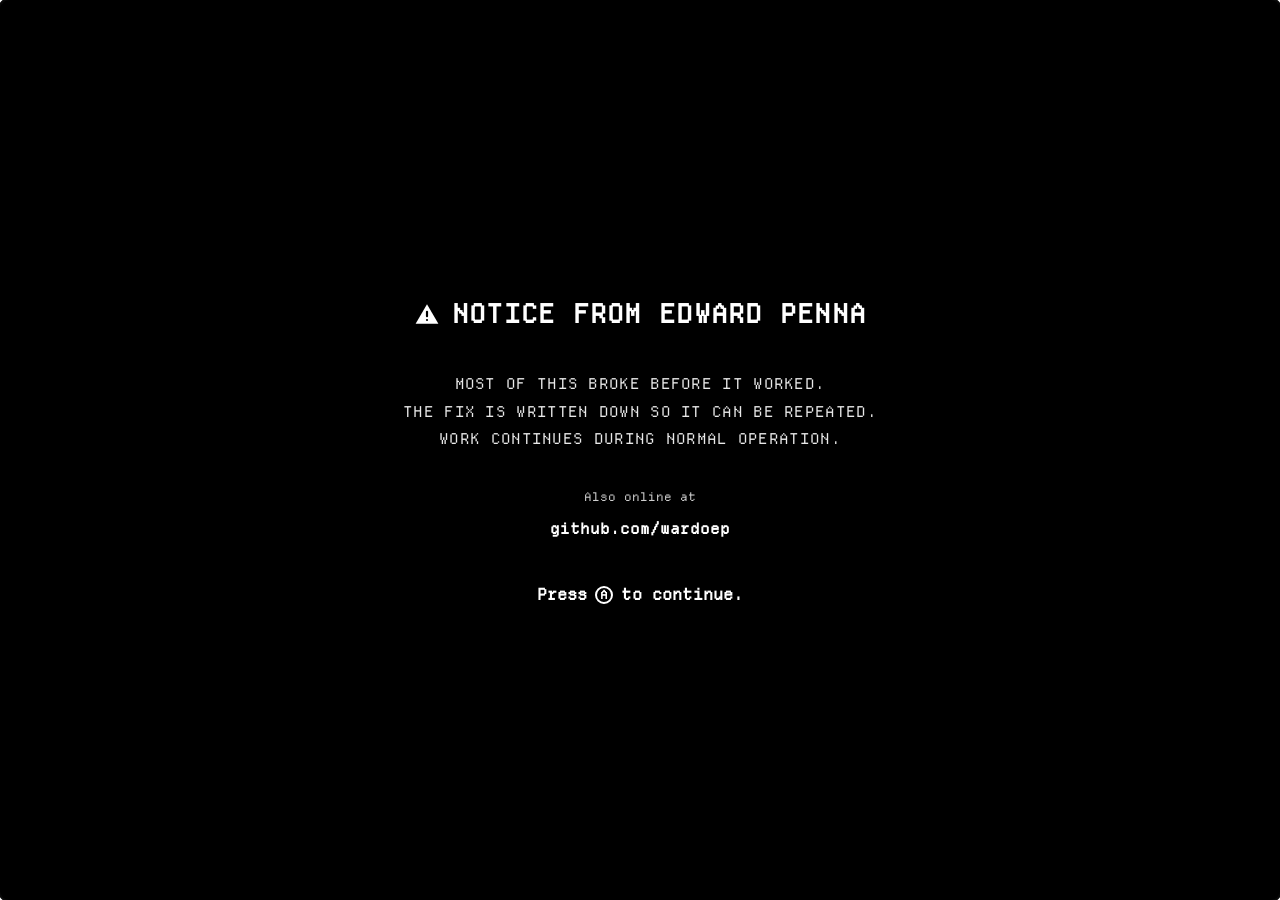
<file: index.html>
<!doctype html>
<html lang="en">
<head>
<meta charset="utf-8">
<meta name="viewport" content="width=device-width, initial-scale=1">
<title>Edward Penna — Desktop Support &amp; IT</title>
<meta name="description" content="Edward Penna — Desktop Support / IT Support. B.S. Cybersecurity, SUNY Albany. Documented IT and security labs: helpdesk ticketing, Active Directory, PowerShell, Linux, Docker, monitoring, backup/DR and security operations.">
<meta name="author" content="Edward Penna">

<!-- Absolute, because scrapers do not resolve relative og: values. If this ever
     moves to a custom domain, these four URLs and 404.html are what break. -->
<!-- Content-Security-Policy, as a meta tag because GitHub Pages serves no
     headers and offers no way to add any.

     The point of it is connect-src. bake.js sanitises markup on the way into
     this file, so injected script should never arrive — but if it ever does,
     connect-src is what stops it posting the editor's GitHub token to somebody
     else's server. Defence in depth, not the primary defence.

     script-src carries one hash per inline block, INCLUDING the JSON-LD one:
     browsers apply script-src to every script element whatever its type, and an
     unhashed block is dropped silently, taking the structured data with it.
     publish.sh check 21 recomputes these on every build, because a stale hash
     blanks the page's scripts with no error anyone would notice.

     style-src keeps 'unsafe-inline' deliberately — the badge tints are inline
     style attributes and the resume carries its stylesheet inline. Inline styles
     execute no script. frame-ancestors is header-only and cannot be set here at
     all, so admin.js refuses to run inside a frame instead. -->
<meta http-equiv="Content-Security-Policy" content="default-src 'none'; base-uri 'none'; object-src 'none'; form-action 'none'; img-src 'self'; font-src 'self'; style-src 'self' 'unsafe-inline'; script-src 'self' 'sha256-f80iw9EDBgbMKDrPJHrjhc9Fdi0HS47uFjZ3LdHnc+c=' 'sha256-QNvJoipIfAgKeoQnx9kpi/m4EsOCALG3YNuRaqnmjAI='; connect-src 'self' https://api.github.com">

<link rel="canonical" href="https://penna.lol/">

<script type="application/ld+json">
{
  "@context": "https://schema.org",
  "@type": "Person",
  "name": "Edward Penna",
  "jobTitle": "Desktop Support / IT Support",
  "email": "mailto:pennaeddie1@gmail.com",
  "url": "https://penna.lol/",
  "alumniOf": { "@type": "CollegeOrUniversity", "name": "University at Albany, SUNY" },
  "knowsAbout": ["Desktop Support", "Help Desk", "Active Directory", "Windows Server",
                 "PowerShell", "Linux Administration", "Docker", "Networking",
                 "Ticketing Systems", "Information Security"],
  "sameAs": ["https://github.com/wardoep",
             "https://www.linkedin.com/in/edward-penna-469096245"]
}
</script>
<meta property="og:type" content="website">
<meta property="og:url" content="https://penna.lol/">
<meta property="og:title" content="Edward Penna — Desktop Support &amp; IT">
<meta property="og:description" content="Desktop Support / IT Support. B.S. Cybersecurity, SUNY Albany. IT and security labs, each documented as a reproducible runbook.">
<meta property="og:image" content="https://penna.lol/assets/img/og-card.png">
<meta property="og:image:width" content="1200">
<meta property="og:image:height" content="630">
<meta property="og:image:alt" content="Edward Penna — Desktop Support / IT Support. B.S. Cybersecurity, SUNY Albany.">
<meta property="og:site_name" content="Edward Penna">
<meta name="twitter:card" content="summary_large_image">

<link rel="icon" href="assets/img/favicon.ico" sizes="any">
<link rel="icon" href="assets/img/favicon-32.png" type="image/png">
<link rel="apple-touch-icon" href="assets/img/favicon-180.png">

<link rel="preload" href="assets/fonts/MPLUSRounded1c-Regular.woff2" as="font" type="font/woff2" crossorigin>
<link rel="preload" href="assets/fonts/DepartureMono-Regular.woff2" as="font" type="font/woff2" crossorigin>

<link rel="stylesheet" href="assets/css/tokens.css">
<link rel="stylesheet" href="assets/css/menu.css">
<link rel="stylesheet" href="assets/css/panels.css">

<script>
/* Resolve the theme BEFORE first paint. If this ran after, a dark-mode visitor
   would get a white flash on every load. Stored choice wins; otherwise follow
   the OS. */
(function () {
  var r = document.documentElement, t = null;
  try { t = localStorage.getItem('pf-theme'); } catch (e) {}
  if (t !== 'dark' && t !== 'light') {
    t = window.matchMedia('(prefers-color-scheme: dark)').matches ? 'dark' : 'light';
  }
  r.dataset.theme = t;
  try { if (localStorage.getItem('pf-motion') === 'off') r.dataset.motion = 'off'; } catch (e) {}
})();
</script>
</head>

<body data-card-text="off">

<a class="skip" href="#main">Skip to content</a>

<!-- ─── the pixel field ────────────────────────────────────────────────────
     Purely decorative, so aria-hidden and no fallback content: a screen reader
     announcing "canvas" before the menu would be worse than silence. stars.js
     sizes it; if the script never runs it is an empty transparent rectangle and
     the graph paper underneath is what you see. -->
<canvas class="stars" data-stars aria-hidden="true"></canvas>

<!-- ─── icon sprite ────────────────────────────────────────────────────────
     Drawn from scratch. The font subset carries no arrows, chevrons, ticks or
     stars, so every glyph-shaped thing on this page is one of these. -->
<svg class="sprite" aria-hidden="true" focusable="false" xmlns="http://www.w3.org/2000/svg">
  <defs>
    <g id="i-siem"><path d="M3 17V9m5 8V5m5 12v-6m5 6V8"/><path d="M2 21h20"/></g>
    <g id="i-mail"><rect x="2.5" y="5" width="19" height="14" rx="2"/><path d="M3 7l9 6 9-6"/></g>
    <g id="i-scan"><circle cx="10.5" cy="10.5" r="6"/><path d="M15 15l5.5 5.5M8 10.5h5M10.5 8v5"/></g>
    <g id="i-lock"><rect x="4" y="10" width="16" height="10" rx="2"/><path d="M8 10V7a4 4 0 0 1 8 0v3"/></g>
    <g id="i-honeypot"><path d="M6 8h12l-2 12H8L6 8z"/><path d="M9 8V6a3 3 0 0 1 6 0v2M10 13h4"/></g>
    <g id="i-ticket"><path d="M3 8a2 2 0 0 1 2-2h14a2 2 0 0 1 2 2v2a2 2 0 0 0 0 4v2a2 2 0 0 1-2 2H5a2 2 0 0 1-2-2v-2a2 2 0 0 0 0-4V8z"/><path d="M12 8v2m0 4v2"/></g>
    <g id="i-directory"><circle cx="12" cy="5.5" r="2.5"/><circle cx="5.5" cy="18.5" r="2.5"/><circle cx="18.5" cy="18.5" r="2.5"/><path d="M12 8v4M5.5 16v-2h13v2"/></g>
    <g id="i-terminal"><rect x="2.5" y="4.5" width="19" height="15" rx="2"/><path d="M6.5 9.5l3 2.5-3 2.5M12.5 15h5"/></g>
    <g id="i-toolbox"><rect x="2.5" y="8" width="19" height="11" rx="2"/><path d="M8 8V6a2 2 0 0 1 2-2h4a2 2 0 0 1 2 2v2M2.5 13h19M10 11v4m4-4v4"/></g>
    <g id="i-chart"><path d="M3 20V4"/><path d="M3 20h18"/><path d="M7 17v-5m5 5V8m5 9v-8"/></g>
    <g id="i-archive"><rect x="3" y="4" width="18" height="4" rx="1"/><path d="M5 8v11a1 1 0 0 0 1 1h12a1 1 0 0 0 1-1V8M10 12h4"/></g>
    <g id="i-container"><rect x="3" y="9" width="18" height="10" rx="1"/><path d="M7 9V6h10v3M7 12v4m5-4v4m5-4v4"/></g>
    <g id="i-server"><rect x="3" y="4" width="18" height="7" rx="1.5"/><rect x="3" y="13" width="18" height="7" rx="1.5"/><path d="M7 7.5h.01M7 16.5h.01"/></g>
    <g id="i-briefcase"><rect x="2.5" y="7" width="19" height="12" rx="2"/><path d="M9 7V5.5A1.5 1.5 0 0 1 10.5 4h3A1.5 1.5 0 0 1 15 5.5V7M2.5 12h19"/></g>
    <g id="i-brain"><path d="M12 5v14"/><path d="M12 7a3 3 0 0 0-6 1 2.5 2.5 0 0 0-1 4.5A3 3 0 0 0 8 18a3 3 0 0 0 4 1"/><path d="M12 7a3 3 0 0 1 6 1 2.5 2.5 0 0 1 1 4.5A3 3 0 0 1 16 18a3 3 0 0 1-4 1"/></g>
    <g id="i-clip"><rect x="2.5" y="5" width="19" height="14" rx="2"/><path d="M10 9.5l5 2.5-5 2.5z"/></g>
    <g id="i-film"><rect x="2.5" y="4.5" width="19" height="15" rx="2"/><path d="M7 4.5v15M17 4.5v15M2.5 12h19"/></g>
    <g id="i-chart-line"><path d="M3 20V4M3 20h18"/><path d="M6 15l4-4 3 3 5-6"/></g>
    <g id="i-profile"><circle cx="12" cy="8.5" r="3.5"/><path d="M5 20a7 7 0 0 1 14 0"/></g>
    <g id="i-shield"><path d="M12 3l8 3v6c0 5-3.5 8-8 9-4.5-1-8-4-8-9V6l8-3z"/></g>
    <g id="i-rack"><rect x="3.5" y="3" width="17" height="18" rx="2"/><path d="M3.5 9h17M3.5 15h17M7 6h.01M7 12h.01M7 18h.01"/></g>
    <g id="i-wrench"><path d="M15.5 4a5 5 0 0 0-4.6 7L4 17.9 6.1 20l6.9-6.9A5 5 0 1 0 15.5 4z"/></g>
    <g id="i-person"><circle cx="12" cy="7.5" r="3.5"/><path d="M4.5 20a7.5 7.5 0 0 1 15 0"/></g>
    <g id="i-sliders"><path d="M4 7h10M18 7h2M4 12h4M12 12h8M4 17h12M20 17h0"/><circle cx="16" cy="7" r="2"/><circle cx="10" cy="12" r="2"/><circle cx="18" cy="17" r="2"/></g>
    <g id="i-doc"><path d="M6 3h8l4 4v14H6z"/><path d="M14 3v4h4M9 12h6M9 16h6"/></g>
    <g id="i-spark"><path d="M12 3l1.9 5.6L19.5 10l-5.6 1.9L12 17.5l-1.9-5.6L4.5 10l5.6-1.4L12 3z"/><path d="M18 16.5l.8 2.2 2.2.8-2.2.8-.8 2.2-.8-2.2-2.2-.8 2.2-.8.8-2.2z"/></g>
    <g id="i-chat"><path d="M4 5h16a1 1 0 0 1 1 1v9a1 1 0 0 1-1 1H9l-5 4V6a1 1 0 0 1 1-1z"/><path d="M8.5 10.5h.01M12 10.5h.01M15.5 10.5h.01"/></g>
    <g id="i-github"><path d="M12 2.5a9.5 9.5 0 0 0-3 18.5c.5.1.7-.2.7-.5v-1.7c-2.7.6-3.3-1.3-3.3-1.3-.4-1.1-1.1-1.4-1.1-1.4-.9-.6.1-.6.1-.6 1 .1 1.5 1 1.5 1 .9 1.5 2.3 1.1 2.9.8.1-.6.3-1.1.6-1.3-2.2-.3-4.5-1.1-4.5-4.9 0-1.1.4-2 1-2.7-.1-.3-.4-1.3.1-2.6 0 0 .8-.3 2.7 1a9.3 9.3 0 0 1 5 0c1.9-1.3 2.7-1 2.7-1 .5 1.3.2 2.3.1 2.6.6.7 1 1.6 1 2.7 0 3.8-2.3 4.6-4.5 4.9.3.3.7.9.7 1.9v2.8c0 .3.2.6.7.5A9.5 9.5 0 0 0 12 2.5z"/></g>
    <g id="i-linkedin"><rect x="3" y="3" width="18" height="18" rx="2"/><path d="M7 10v7M7 7v.01M11.5 17v-4a2.5 2.5 0 0 1 5 0v4M11.5 10v7"/></g>
    <g id="i-code"><path d="M8.5 8L4 12l4.5 4M15.5 8l4.5 4-4.5 4M13.5 5l-3 14"/></g>
    <!-- A cog with actual teeth. It used to be a circle with eight straight
         spokes, which is a sun — and it now sits beside a theme toggle that
         shows a sun in dark mode, so the page would have had two suns meaning
         different things. The teeth are what tell them apart at 20px. -->
    <g id="i-gear"><path d="M10.38 4.98 L10.44 2.12 L13.56 2.12 L13.62 4.98 L15.82 5.89 L17.88 3.91 L20.09 6.12 L18.11 8.18 L19.02 10.38 L21.88 10.44 L21.88 13.56 L19.02 13.62 L18.11 15.82 L20.09 17.88 L17.88 20.09 L15.82 18.11 L13.62 19.02 L13.56 21.88 L10.44 21.88 L10.38 19.02 L8.18 18.11 L6.12 20.09 L3.91 17.88 L5.89 15.82 L4.98 13.62 L2.12 13.56 L2.12 10.44 L4.98 10.38 L5.89 8.18 L3.91 6.12 L6.12 3.91 L8.18 5.89 Z"/><circle cx="12" cy="12" r="3.2"/></g>
    <!-- The theme toggle's two faces. The sun is deliberately not the gear with
         a different label: eight spokes around a circle read as a sun already,
         which is why the settings button kept getting mistaken for one. This
         sun has a smaller core and longer rays; the gear keeps its teeth. -->
    <g id="i-sun"><circle cx="12" cy="12" r="4.2"/><path d="M12 1.8v3.2M12 19v3.2M1.8 12h3.2M19 12h3.2M4.6 4.6l2.3 2.3M17.1 17.1l2.3 2.3M19.4 4.6l-2.3 2.3M6.9 17.1l-2.3 2.3"/></g>
    <g id="i-moon"><path d="M20 14.5A8.5 8.5 0 0 1 9.5 4a8.5 8.5 0 1 0 10.5 10.5z"/></g>
    <g id="i-power"><path d="M12 3v9"/><path d="M6.5 6.8a8 8 0 1 0 11 0"/></g>
    <g id="i-download"><path d="M12 3v12"/><path d="M7.5 11l4.5 4.5 4.5-4.5M4 20h16"/></g>
    <g id="i-arrow-r"><path d="M5 12h13M12.5 5.5L19 12l-6.5 6.5"/></g>
    <g id="i-arrow-l"><path d="M19 12H6M11.5 5.5L5 12l6.5 6.5"/></g>
    <g id="i-close"><path d="M6 6l12 12M18 6L6 18"/></g>
    <g id="i-external"><path d="M10.5 5H5.5a1.5 1.5 0 0 0-1.5 1.5v12A1.5 1.5 0 0 0 5.5 20h12a1.5 1.5 0 0 0 1.5-1.5v-5"/><path d="M14 4h6v6"/><path d="M20 4l-8.5 8.5"/></g>
    <g id="i-pin"><path d="M7 4h10v16l-5-4.2L7 20z"/></g>
    <g id="i-box"><path d="M3 7.5L12 3l9 4.5v9L12 21l-9-4.5v-9z"/><path d="M3 7.5l9 4.5 9-4.5M12 12v9"/></g>
    <g id="i-default"><rect x="3.5" y="3.5" width="17" height="17" rx="3"/><path d="M8 12h8"/></g>
  </defs>
</svg>

<!-- ─── header ─────────────────────────────────────────────────────────── -->
<header class="hud">
  <!-- Name, then a small glyph. The hand-drawn avatar and the role line that
       used to be here are gone: the reference for this is a plain account chip,
       and "simpler" was the whole ask. Still a real button opening About. -->
  <button class="user" type="button" data-open="about" aria-label="Edward Penna — open About">
    <span class="user__name">Edward Penna</span>
    <svg class="ico user__glyph" viewBox="0 0 24 24" aria-hidden="true"><use href="#i-person"/></svg>
  </button>


  <div class="hud__right">
    <!-- A toggle, not a menu. The icon shows what you are switching TO — a moon
         while the site is light, a sun while it is dark — which is the
         convention people read without thinking about it. settings.js keeps the
         glyph, aria-pressed and the label in step; a toggle that never renames
         itself is unusable with a screen reader. -->
    <button class="cornerbtn" type="button" data-toggle-theme-btn
            aria-pressed="false" aria-label="Switch to dark mode">
      <svg class="ico" viewBox="0 0 24 24" aria-hidden="true"><use href="#i-moon" data-theme-icon/></svg>
    </button>
    <button class="cornerbtn" type="button" data-open="settings" aria-label="Display settings">
      <svg class="ico" viewBox="0 0 24 24" aria-hidden="true"><use href="#i-gear"/></svg>
    </button>
  </div>
</header>

<!-- ─── the grid ───────────────────────────────────────────────────────── -->
<main id="main" class="stage">
  <h1 class="sr-only">Edward Penna — desktop support and IT portfolio</h1>

  <!-- One slot, two jobs: the pitch at the root, the channel's name inside one.
       In the flow, NOT absolutely positioned — as an absolute box it took no
       space in the column, carried no z-index, and the tiles painted over it. -->
  <p class="level" data-level-title></p>

  <nav class="grid" data-grid aria-label="Channels"><!-- built by grid.js --></nav>


  <p class="loading" data-loading>Loading…</p>
</main>

<!-- ─── dock ───────────────────────────────────────────────────────────── -->
<!-- Every item carries a permanent text label. Nine unlabelled glyphs told a
     visitor nothing, and a hover tooltip would never appear on a touch screen. -->
<!-- Three tracks, not one centred row. Four buttons sit left of the clock and
     two sit right, so centring the ROW left the clock 80px right of the middle
     of the screen — and the clock is what the eye reads as the centre of the
     bar. The side groups take equal 1fr tracks with the clock in the auto one
     between them, which pins it to the true centre whatever flanks it. Making
     the Menu button permanent is what doubled the old 40px offset. -->
<nav class="dock" aria-label="Quick actions">
  <div class="dock__side dock__side--l">
  <!-- Always here, disabled at the root. It used to be display:none until you
         opened a channel, which re-centred the whole bar and made every other
         button jump sideways the moment you clicked one. -->
    <!-- Pinned to the bar's far left by margin-right:auto, so Skills and Contact
         keep hugging the clock and the three-track centring is untouched.
         Disabled at the root, where there is nowhere to go back to. -->
    <button class="dock__btn dock__btn--back" type="button" data-menu-back disabled>
      <svg class="ico" viewBox="0 0 24 24" aria-hidden="true"><use href="#i-arrow-l"/></svg>
      <span class="dock__label">Back</span>
    </button>
    <button class="dock__btn" type="button" data-open="skills">
      <svg class="ico" viewBox="0 0 24 24" aria-hidden="true"><use href="#i-sliders"/></svg>
      <span class="dock__label">Skills</span>
    </button>
    <button class="dock__btn" type="button" data-open="contact">
      <svg class="ico" viewBox="0 0 24 24" aria-hidden="true"><use href="#i-chat"/></svg>
      <span class="dock__label">Contact</span>
    </button>
  </div>

  <div class="dock__clock">
    <time class="clock" data-clock aria-label="Current time, Eastern">--:--</time>
    <span class="dock__date" data-date></span>
  </div>

  <div class="dock__side dock__side--r">
  <a class="dock__btn" href="https://github.com/wardoep" rel="noopener noreferrer" target="_blank">
      <svg class="ico" viewBox="0 0 24 24" aria-hidden="true"><use href="#i-github"/></svg>
      <span class="dock__label">GitHub</span>
      <span class="sr-only">(opens in a new tab)</span>
    </a>
    <a class="dock__btn" href="https://www.linkedin.com/in/edward-penna-469096245" rel="noopener noreferrer" target="_blank">
      <svg class="ico" viewBox="0 0 24 24" aria-hidden="true"><use href="#i-linkedin"/></svg>
      <span class="dock__label">LinkedIn</span>
      <span class="sr-only">(opens in a new tab)</span>
    </a>
  </div>
</nav>

<!-- ─── panels ─────────────────────────────────────────────────────────────
     Real content in the document, not injected. Scrapers, view-source and a
     failed fetch all still find it. The router unhides one at a time. -->
<div class="scrim" data-scrim hidden></div>

<section class="panel" id="p-about" role="dialog" aria-modal="true" aria-labelledby="h-about" tabindex="-1" hidden>
  <div class="panel__bar">
    <span class="panel__badge" style="--badge-tint:var(--card-projects)"><svg class="ico" viewBox="0 0 24 24" aria-hidden="true"><use href="#i-person"/></svg></span>
    <h2 id="h-about">About</h2>
  </div>
  <div class="panel__body prose">
    <!-- Was five paragraphs and 230 words. It named a count of labs, so it went
         out of date on every push, and it was built out of the constructions
         that give generated text away: "Not from tutorials — from a backup
         that…", a three-clause list, "The other half of the job is people."
         Nothing here needs editing when the next repo lands. -->
    <p>I'm after my first full-time job in desktop support or helpdesk. Degree's in cybersecurity from SUNY Albany and I'm studying for Network+. I did a summer at Broadridge on access reviews and audit prep, and before that I volunteered in IT at Stony Brook Hospital, mostly logins and broken hardware.</p>
    <p class="cta-row">
      <a class="btn" href="#/now">What I'm learning</a>
    </p>
  </div>
  <div class="panel__foot">
    <button class="panel__back" type="button" data-close><svg class="ico" viewBox="0 0 24 24" aria-hidden="true"><use href="#i-arrow-l"/></svg>Back</button>
  </div>
</section>

<section class="panel" id="p-skills" role="dialog" aria-modal="true" aria-labelledby="h-skills" tabindex="-1" hidden>
  <div class="panel__bar">
    <span class="panel__badge" style="--badge-tint:var(--card-projects)"><svg class="ico" viewBox="0 0 24 24" aria-hidden="true"><use href="#i-sliders"/></svg></span>
    <h2 id="h-skills">Skills</h2>
  </div>
  <div class="panel__body prose">
    <p class="lead">Everything here is in active use on my own systems or in a lab on this site — not a list of things I've read about.</p>
    <div class="skills">
      <section><h3>Support &amp; systems</h3><ul><li>Windows troubleshooting</li><li>Help-desk / end-user support</li><li>Hardware &amp; software diagnosis</li><li>Ticket-based support (osTicket)</li><li>System configuration</li><li>Technical documentation</li></ul></section>
      <section><h3>OS &amp; infrastructure</h3><ul><li>Ubuntu / Linux Server administration</li><li>Virtual machines (VMware, VirtualBox)</li><li>Docker &amp; Docker Compose</li><li>Nginx reverse proxy / TLS</li><li>systemd services &amp; timers</li></ul></section>
      <section><h3>Networking &amp; security</h3><ul><li>TCP/IP, network troubleshooting</li><li>SSH &amp; secure remote access</li><li>Active Directory (lab)</li><li>Linux hardening (CIS, Lynis)</li><li>SIEM (Wazuh)</li><li>Vulnerability scanning (Nessus)</li></ul></section>
      <section><h3>Scripting &amp; tools</h3><ul><li>PowerShell</li><li>Bash</li><li>Python</li><li>Git &amp; GitHub</li><li>Prometheus &amp; Grafana</li><li>restic (backup / DR)</li><li>Tailscale</li></ul></section>
    </div>
  </div>
  <div class="panel__foot">
    <button class="panel__back" type="button" data-close><svg class="ico" viewBox="0 0 24 24" aria-hidden="true"><use href="#i-arrow-l"/></svg>Back</button>
  </div>
</section>

<section class="panel" id="p-now" role="dialog" aria-modal="true" aria-labelledby="h-now" tabindex="-1" hidden>
  <div class="panel__bar">
    <span class="panel__badge" style="--badge-tint:var(--card-builds)"><svg class="ico" viewBox="0 0 24 24" aria-hidden="true"><use href="#i-spark"/></svg></span>
    <h2 id="h-now">Now / Learning</h2>
  </div>
  <div class="panel__body prose">
    <p class="lead">Studying for <strong>CompTIA Network+</strong>.</p>
    <p>Alongside it I'm working through the gap between "I built this once" and "I could run this for someone else." Recent things that changed how I work:</p>
    <ul class="beats">
      <li><strong>An untested backup is not a backup.</strong> The restore drill in the backup lab is logged for a reason — the first one I ran didn't work.</li>
      <li><strong>The ticket is the deliverable.</strong> Fixing it is half the job; the other half is a note the next person can actually use. The helpdesk lab has five worked tickets and the KB article each one produced.</li>
      <li><strong>Give out the smallest permission that works.</strong> The AD lab delegates password resets to a helpdesk group and nothing else — the boundary I'd be working inside on day one.</li>
      <li><strong>Write it down while it hurts.</strong> Every runbook here exists because I'd already had to rediscover the same fix twice.</li>
    </ul>
  </div>
  <div class="panel__foot">
    <button class="panel__back" type="button" data-close><svg class="ico" viewBox="0 0 24 24" aria-hidden="true"><use href="#i-arrow-l"/></svg>Back</button>
  </div>
</section>

<section class="panel" id="p-resume" role="dialog" aria-modal="true" aria-labelledby="h-resume" tabindex="-1" hidden>
  <div class="panel__bar">
    <span class="panel__badge" style="--badge-tint:var(--card-resume)"><svg class="ico" viewBox="0 0 24 24" aria-hidden="true"><use href="#i-doc"/></svg></span>
    <h2 id="h-resume">Résumé</h2>
  </div>
  <div class="panel__body prose">
    <p class="lead">A plain, printable résumé — no styling to fight, no JavaScript, safe for an applicant tracking system.</p>
    <p class="cta-row">
      <a class="btn btn--primary" href="resume.html">Open the résumé</a>
      <a class="btn" href="assets/doc/resume.pdf" download>Download PDF<svg class="ico ico--sm" viewBox="0 0 24 24" aria-hidden="true"><use href="#i-download"/></svg></a>
      <a class="btn" href="https://www.linkedin.com/in/edward-penna-469096245" rel="noopener noreferrer" target="_blank">LinkedIn<svg class="ico ico--sm" viewBox="0 0 24 24" aria-hidden="true"><use href="#i-external"/></svg></a>
    </p>
    <h3>The short version</h3>
    <ul class="beats">
      <li>B.S. Cybersecurity, University at Albany, May 2025. Studying for CompTIA Network+.</li>
      <li>IT Support Volunteer, Stony Brook Hospital (summer 2023) — login, access, hardware and software issues, tracked through tickets.</li>
      <li>Summer Consultant, Broadridge (2024) — information security: access reviews and audit preparation.</li>
      <li>Documented labs covering osTicket helpdesk, Active Directory, PowerShell, Docker, monitoring, backup/DR and security operations.</li>
      <li>A self-hosted Linux server running production-style services with real uptime requirements.</li>
    </ul>
  </div>
  <div class="panel__foot">
    <button class="panel__back" type="button" data-close><svg class="ico" viewBox="0 0 24 24" aria-hidden="true"><use href="#i-arrow-l"/></svg>Back</button>
  </div>
</section>

<section class="panel" id="p-contact" role="dialog" aria-modal="true" aria-labelledby="h-contact" tabindex="-1" hidden>
  <div class="panel__bar">
    <span class="panel__badge" style="--badge-tint:var(--card-resume)"><svg class="ico" viewBox="0 0 24 24" aria-hidden="true"><use href="#i-chat"/></svg></span>
    <h2 id="h-contact">Contact</h2>
  </div>
  <div class="panel__body prose">
    <p class="lead"></p>
    <p></p>
    <button class="address" type="button" data-copy-email>
      <span class="address__value" data-email>pennaeddie1@gmail.com</span>
      <span class="address__hint" data-copy-text>Click to copy</span>
    </button>
    <ul class="links">
      <li><a href="mailto:pennaeddie1@gmail.com"><svg class="ico" viewBox="0 0 24 24" aria-hidden="true"><use href="#i-mail"/></svg>pennaeddie1@gmail.com</a></li>
      <li><a href="https://github.com/wardoep" rel="noopener noreferrer" target="_blank"><svg class="ico" viewBox="0 0 24 24" aria-hidden="true"><use href="#i-github"/></svg>github.com/wardoep<svg class="ico ico--sm" viewBox="0 0 24 24" aria-hidden="true"><use href="#i-external"/></svg></a></li>
      <li><a href="https://www.linkedin.com/in/edward-penna-469096245" rel="noopener noreferrer" target="_blank"><svg class="ico" viewBox="0 0 24 24" aria-hidden="true"><use href="#i-linkedin"/></svg>LinkedIn<svg class="ico ico--sm" viewBox="0 0 24 24" aria-hidden="true"><use href="#i-external"/></svg></a></li>
    </ul>
  </div>
  <div class="panel__foot">
    <button class="panel__back" type="button" data-close><svg class="ico" viewBox="0 0 24 24" aria-hidden="true"><use href="#i-arrow-l"/></svg>Back</button>
  </div>
</section>

<section class="panel" id="p-settings" role="dialog" aria-modal="true" aria-labelledby="h-settings" tabindex="-1" hidden>
  <div class="panel__bar">
    <span class="panel__badge" style="--badge-tint:var(--ink-3)"><svg class="ico" viewBox="0 0 24 24" aria-hidden="true"><use href="#i-gear"/></svg></span>
    <h2 id="h-settings">Display</h2>
  </div>
  <div class="panel__body prose">
    <p class="lead">How the site looks. Every choice here is remembered.</p>
    <!-- The dark-mode row moved to the corner button, which is a one-tap toggle
         rather than two taps and a panel. This panel keeps the things that are
         genuinely settings. -->
    <div class="setting">
      <label class="switch"><input type="checkbox" data-toggle-motion><span class="switch__ui" aria-hidden="true"></span><span>Animation</span></label>
      <p class="setting__note">Channel pop-in, hover lift and the panel open. Follows your system setting unless you change it here.</p>
    </div>
    <div class="setting setting--action">
      <button class="btn" type="button" data-reboot>Back to the start screen</button>
      <p class="setting__note">Replays the boot screen. Purely for fun.</p>
    </div>
    <p class="fineprint">An original interface inspired by 2010s console home menus. Not affiliated with, endorsed by, or connected to any console manufacturer. Type is M PLUS Rounded 1c and Departure Mono, both SIL Open Font License 1.1.</p>
  </div>
  <div class="panel__foot">
    <button class="panel__back" type="button" data-close><svg class="ico" viewBox="0 0 24 24" aria-hidden="true"><use href="#i-arrow-l"/></svg>Back</button>
  </div>
</section>

<!-- project + folder panels are templated here from data/projects.json -->
<div data-dynamic-panels></div>

<!-- ─── boot overlay ───────────────────────────────────────────────────────
     Last in the DOM and purely an overlay, so the real content above is what a
     scraper or a reader-mode parser sees first. -->
<button class="boot" type="button" data-boot>
  <span class="boot__inner">
    <span class="boot__head">
      <svg class="boot__warn" viewBox="0 0 24 24" aria-hidden="true">
        <path d="M12 3 1.5 21h21L12 3z"/>
        <rect class="boot__warn-bar" x="11" y="9" width="2" height="6" rx="1"/>
        <rect class="boot__warn-bar" x="11" y="16.5" width="2" height="2" rx="1"/>
      </svg>
      <span>NOTICE FROM EDWARD PENNA</span>
    </span>
    <!-- The old body broke the count rule twice and claimed the work was done
         by hand. "WORK CONTINUES DURING NORMAL OPERATION" says he is still
         building without naming an amount, a date or a boast — and unlike
         "NONE OF IT IS FINISHED", a hiring manager cannot read it as
         "nothing works". -->
    <span class="boot__body">
      MOST OF THIS BROKE BEFORE IT WORKED.<br>
      THE FIX IS WRITTEN DOWN SO IT CAN BE REPEATED.<br>
      WORK CONTINUES DURING NORMAL OPERATION.
    </span>
    <span class="boot__also">Also online at</span>
    <span class="boot__url">github.com/wardoep</span>
    <span class="boot__cue" aria-hidden="true">Press <b class="boot__key">A</b> to continue.</span>
  </span>
  <span class="sr-only">Press any key or click to enter the portfolio</span>
</button>



<!-- The editor mounts here. It is fetched only on the #/admin route, so an
     ordinary visit never loads it — but it does exist on the published site,
     where it commits to GitHub with a token rather than writing to disk. -->
<div data-admin-host></div>

<div class="sr-only" role="status" aria-live="polite" data-announce></div>

<noscript>
  <div class="noscript prose">
    <h2>Edward Penna — Desktop Support &amp; IT</h2>
    <p>Desktop Support / IT Support. B.S. Cybersecurity, University at Albany, May 2025. Studying for CompTIA Network+.</p>
    <p><a href="resume.html">Résumé</a> · <a href="mailto:pennaeddie1@gmail.com">pennaeddie1@gmail.com</a> · <a href="https://github.com/wardoep">github.com/wardoep</a> · <a href="https://www.linkedin.com/in/edward-penna-469096245">LinkedIn</a></p>
    <h3>IT &amp; infrastructure</h3>
    <ul>
      <li><a href="https://github.com/wardoep/helpdesk-ticketing-lab">helpdesk-ticketing-lab</a> — osTicket with departments, SLAs, email piping and worked tickets.</li>
      <li><a href="https://github.com/wardoep/ad-network-lab">ad-network-lab</a> — Active Directory and pfSense as rebuildable runbooks.</li>
      <li><a href="https://github.com/wardoep/powershell-admin-toolkit">powershell-admin-toolkit</a> — Windows/AD inventory, log triage, onboarding.</li>
      <li><a href="https://github.com/wardoep/it-support-scripts">it-support-scripts</a> — layered Linux network and DNS diagnosis.</li>
      <li><a href="https://github.com/wardoep/monitoring-observability-lab">monitoring-observability-lab</a> — Prometheus, Grafana, Alertmanager.</li>
      <li><a href="https://github.com/wardoep/backup-dr-lab">backup-dr-lab</a> — restic 3-2-1 backups with logged restore drills.</li>
      <li><a href="https://github.com/wardoep/docker-selfhosted-lab">docker-selfhosted-lab</a> — Docker Compose behind a reverse proxy.</li>
      <li><a href="https://github.com/wardoep/homelab-vps-setup">homelab-vps-setup</a> — Ubuntu Server runbooks, SSH, Tailscale.</li>
    </ul>
    <h3>Security labs</h3>
    <ul>
      <li><a href="https://github.com/wardoep/soc-siem-lab">soc-siem-lab</a> — Wazuh SIEM, Sysmon agents, self-run attack simulations, custom detection rules.</li>
      <li><a href="https://github.com/wardoep/phishing-analysis-lab">phishing-analysis-lab</a> — email header, SPF/DKIM/DMARC analysis and a Python IOC extractor.</li>
      <li><a href="https://github.com/wardoep/vuln-management-lab">vuln-management-lab</a> — Nessus lifecycle: scan, triage, remediate, verify, report.</li>
      <li><a href="https://github.com/wardoep/linux-hardening-lab">linux-hardening-lab</a> — CIS-inspired Ubuntu hardening measured with Lynis.</li>
      <li><a href="https://github.com/wardoep/honeypot-lab">honeypot-lab</a> — Cowrie SSH honeypot and a Python log analyzer.</li>
    </ul>
    <h3>Builds</h3>
    <ul>
      <li><a href="https://github.com/wardoep/jobbot">jobbot</a> — self-hosted job platform with fit scoring and alerting.</li>
      <li><a href="https://github.com/wardoep/hermes-personal-assistant">hermes-personal-assistant</a> — architecture for a self-hosted assistant stack.</li>
      <li><a href="https://github.com/wardoep/twitch-clips-bot">twitch-clips-bot</a> — Discord bot on systemd, OAuth2, yt-dlp.</li>
      <li><a href="https://github.com/wardoep/ai-shorts-pipeline">ai-shorts-pipeline</a> — TTS, captions, b-roll and ffmpeg with cost guards.</li>
    </ul>
  </div>
</noscript>

<script type="module" src="assets/js/site.js"></script>
</body>
</html>
</file>
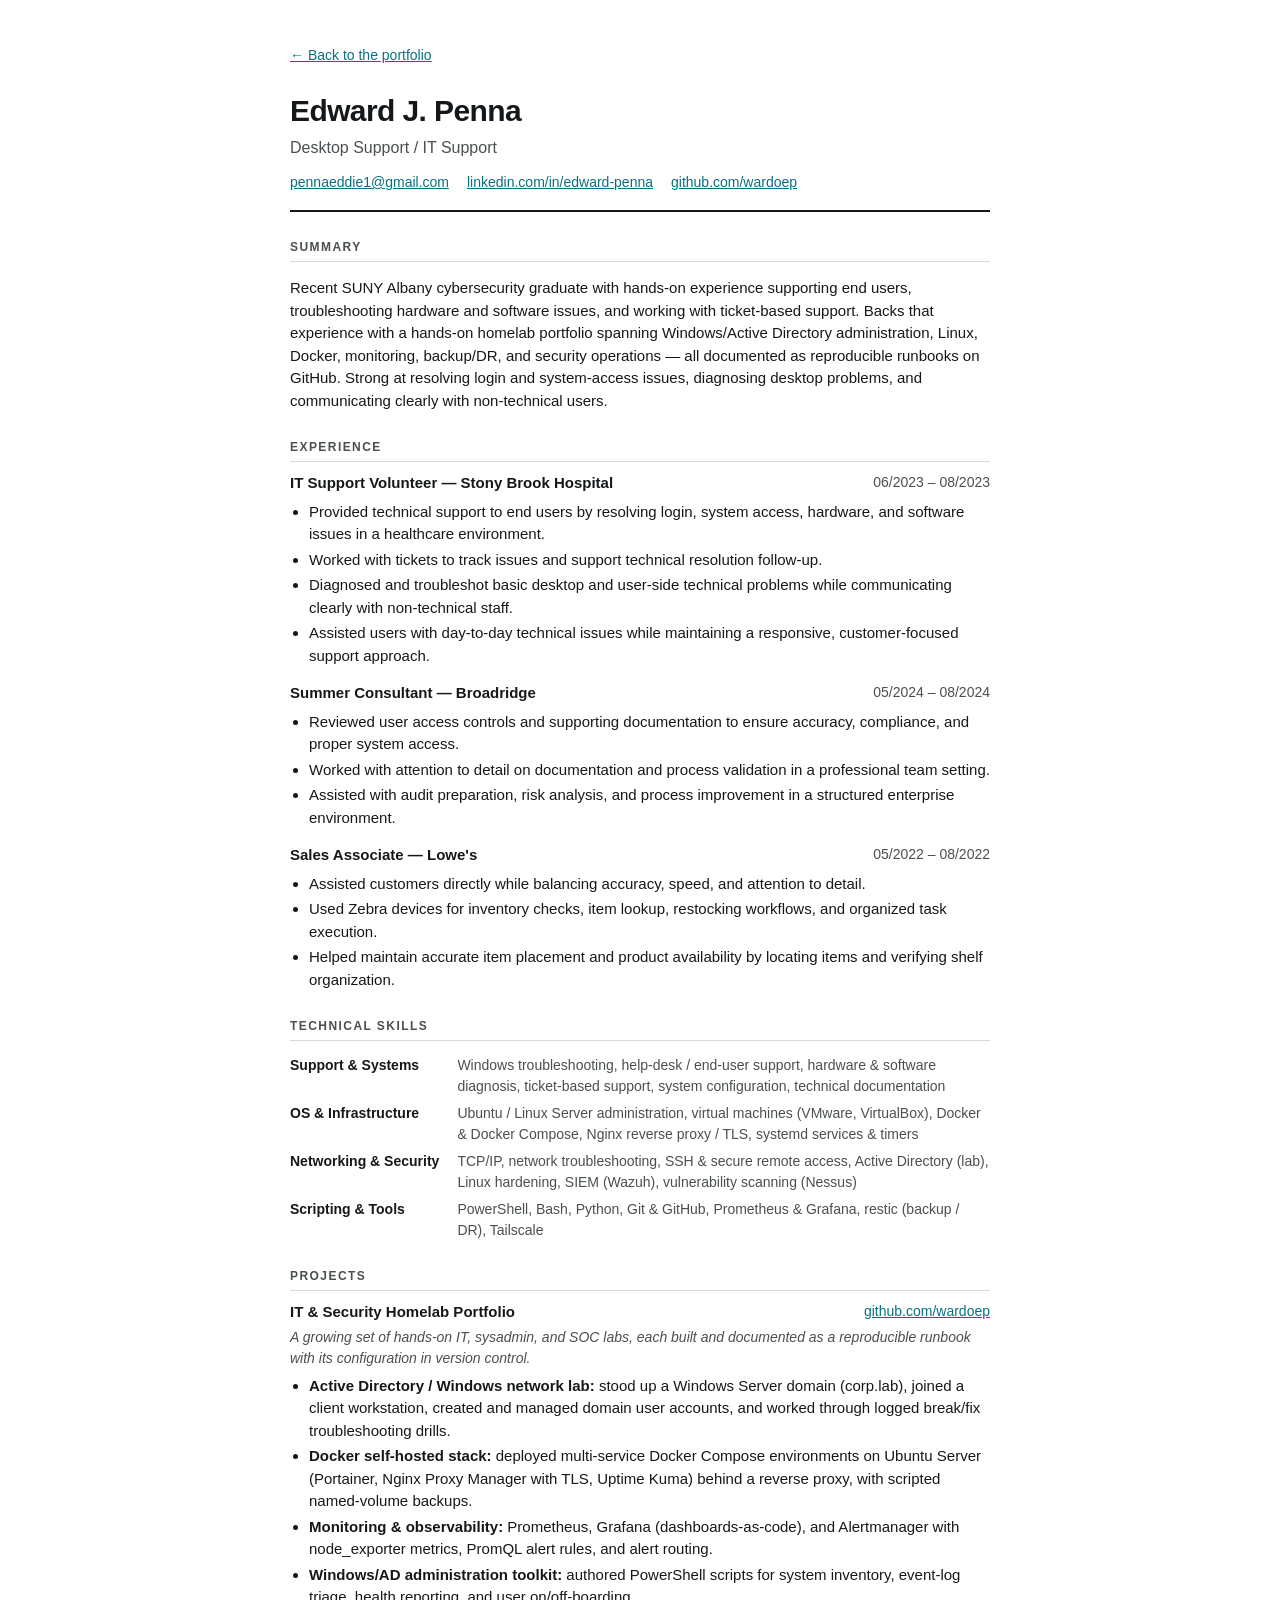
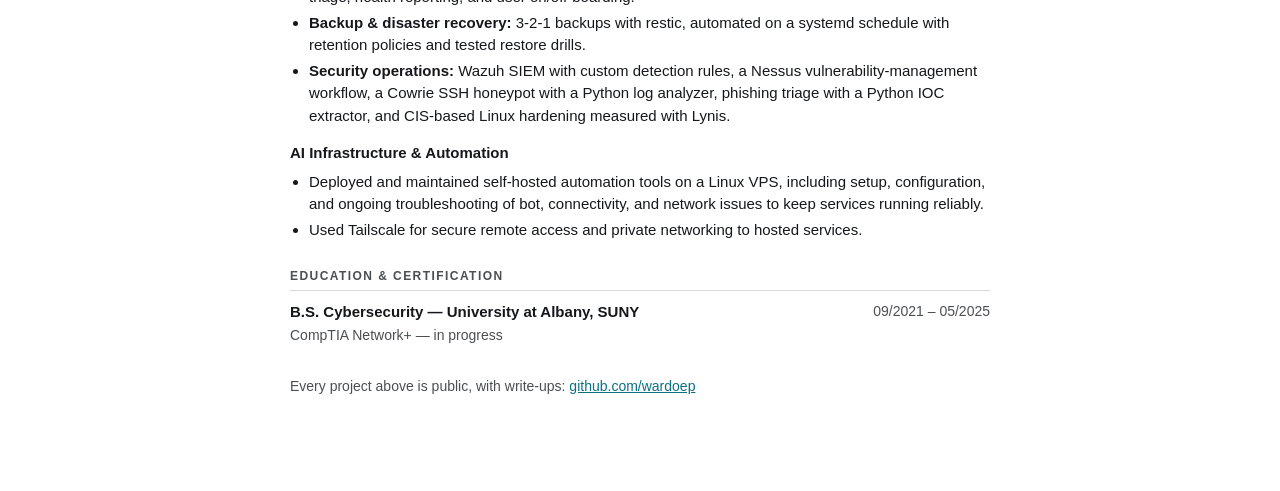
<file: resume.html>
<!doctype html>
<html lang="en">
<head>
<meta charset="utf-8">
<meta name="viewport" content="width=device-width, initial-scale=1">
<!-- Content-Security-Policy, as a meta tag because GitHub Pages serves no
     headers and offers no way to add any.

     The point of it is connect-src. bake.js sanitises markup on the way into
     this file, so injected script should never arrive — but if it ever does,
     connect-src is what stops it posting the editor's GitHub token to somebody
     else's server. Defence in depth, not the primary defence.

     script-src carries one hash per inline block, INCLUDING the JSON-LD one:
     browsers apply script-src to every script element whatever its type, and an
     unhashed block is dropped silently, taking the structured data with it.
     publish.sh check 21 recomputes these on every build, because a stale hash
     blanks the page's scripts with no error anyone would notice.

     style-src keeps 'unsafe-inline' deliberately — the badge tints are inline
     style attributes and the resume carries its stylesheet inline. Inline styles
     execute no script. frame-ancestors is header-only and cannot be set here at
     all, so admin.js refuses to run inside a frame instead. -->
<meta http-equiv="Content-Security-Policy" content="default-src 'none'; base-uri 'none'; object-src 'none'; form-action 'none'; img-src 'self'; font-src 'self'; style-src 'self' 'unsafe-inline'; script-src 'self' 'sha256-u+/sSbp/sF6ACrCVp6kzluov3nvZDJUWtexi5DNhbag='; connect-src 'self' https://api.github.com">

<title>Edward Penna — Résumé</title>
<meta name="description" content="Edward J. Penna — Desktop Support / IT Support. B.S. Cybersecurity, University at Albany. Résumé.">
<meta name="author" content="Edward Penna">
<link rel="canonical" href="https://penna.lol/resume.html">
<link rel="icon" href="assets/img/favicon.ico" sizes="any">
<link rel="icon" href="assets/img/favicon-32.png" type="image/png" sizes="32x32">
<link rel="apple-touch-icon" href="assets/img/favicon-180.png">
<meta name="theme-color" content="#12151a">

<!-- THIS is the URL that goes on an application, so it is the one that gets
     pasted into LinkedIn and forwarded between a recruiter and a hiring
     manager. It had no Open Graph tags at all while index.html had the full
     set, so the page that actually travels rendered as a grey nothing. -->
<meta property="og:type" content="profile">
<meta property="og:url" content="https://penna.lol/resume.html">
<meta property="og:site_name" content="Edward Penna">
<meta property="og:title" content="Edward Penna — Résumé · Desktop Support / IT Support">
<meta property="og:description" content="B.S. Cybersecurity, University at Albany. Hands-on support experience plus IT and security labs documented as reproducible runbooks.">
<meta property="og:image" content="https://penna.lol/assets/img/og-card.png">
<meta property="og:image:width" content="1200">
<meta property="og:image:height" content="630">
<meta property="og:image:alt" content="Edward Penna — Desktop Support / IT Support. B.S. Cybersecurity, SUNY Albany.">
<meta name="twitter:card" content="summary_large_image">

<script>
/* Carry the site's theme choice across, before first paint. Without this the
   résumé disagrees with the page that linked to it. The @media rule below is
   the real default, so this page still themes correctly with JS off. */
(function () {
  try {
    var t = localStorage.getItem('pf-theme');
    if (t === 'dark' || t === 'light') document.documentElement.dataset.theme = t;
  } catch (e) {}
})();
</script>

<!-- Deliberately standalone: no JavaScript, no webfont, no tint, nothing to
     fail. This is the URL that goes on an application, so it has to render
     identically in a browser, a print dialog and an ATS text extractor.

     Phone number and home locality are intentionally NOT here. This page is
     crawled, archived and scraped; the full-detail version belongs in the PDF
     you attach to an application. -->
<style>
  :root { --ink:#15181a; --dim:#4a4f52; --rule:#d6dad8; --accent:#097082; --paper:#fff; }
  @media (prefers-color-scheme: dark) {
    :root { --ink:#e8ecf2; --dim:#a8b2c0; --rule:#2c343f; --accent:#6fd8ee; --paper:#12151a; }
  }
  /* an explicit choice from the site wins over the OS in both directions */
  :root[data-theme='dark']  { --ink:#e8ecf2; --dim:#a8b2c0; --rule:#2c343f; --accent:#6fd8ee; --paper:#12151a; }
  :root[data-theme='light'] { --ink:#15181a; --dim:#4a4f52; --rule:#d6dad8; --accent:#097082; --paper:#fff; }
  * { box-sizing: border-box; }
  body {
    margin: 0 auto; padding: 44px 26px 80px; max-width: 47rem;
    font: 15px/1.5 -apple-system, "Segoe UI", Roboto, Helvetica, Arial, sans-serif;
    color: var(--ink); background: var(--paper);
  }
  a { color: var(--accent); }
  header { border-bottom: 2px solid var(--ink); padding-bottom: 14px; }
  h1 { margin: 0; font-size: 30px; letter-spacing: -.02em; }
  .role { margin: 3px 0 0; font-size: 16px; color: var(--dim); }
  .contact { margin: 12px 0 0; padding: 0; list-style: none;
             display: flex; flex-wrap: wrap; gap: 6px 18px; font-size: 14px; }
  h2 { margin: 26px 0 10px; font-size: 12px; letter-spacing: .12em;
       text-transform: uppercase; color: var(--dim);
       border-bottom: 1px solid var(--rule); padding-bottom: 5px; }
  .entry { margin-bottom: 15px; }
  .entry__top { display: flex; flex-wrap: wrap; justify-content: space-between; gap: 2px 14px; }
  .entry__title { font-weight: 700; }
  .entry__when { color: var(--dim); font-size: 14px; white-space: nowrap; }
  .entry__where { margin: 1px 0 0; color: var(--dim); font-size: 14px; }
  .entry__note { margin: 3px 0 0; color: var(--dim); font-size: 14px; font-style: italic; }
  ul { margin: 6px 0 0; padding-left: 19px; }
  li { margin-bottom: 3px; }
  .skills { display: grid; gap: 6px 18px; grid-template-columns: max-content 1fr; font-size: 14px; }
  .skills dt { font-weight: 700; }
  .skills dd { margin: 0; color: var(--dim); }
  .back { display: inline-block; margin-bottom: 22px; font-size: 14px; }
  @media (max-width: 560px) { .skills { grid-template-columns: 1fr; } .skills dd { margin-bottom: 8px; } }
  /* Print is always light on white. A dark-mode CV coming out of a printer as
     a black page is a real way to lose an application. */
  @media print {
    :root { --ink:#15181a; --dim:#4a4f52; --rule:#d6dad8; --accent:#15181a; --paper:#fff; }
    body { padding: 0; max-width: none; font-size: 10.5pt; background: #fff; color: #15181a; }
    .back, .noprint { display: none; }
    h2 { margin-top: 16px; }
    a { color: var(--ink); text-decoration: none; }
  }
</style>
</head>
<body>

<a class="back" href="./">&larr; Back to the portfolio</a>

<header>
  <h1>Edward J. Penna</h1>
  <p class="role">Desktop Support / IT Support</p>
  <ul class="contact">
    <li><a href="mailto:pennaeddie1@gmail.com">pennaeddie1@gmail.com</a></li>
    <li><a href="https://www.linkedin.com/in/edward-penna-469096245">linkedin.com/in/edward-penna</a></li>
    <li><a href="https://github.com/wardoep">github.com/wardoep</a></li>
  </ul>
</header>

<h2>Summary</h2>
<p>Recent SUNY Albany cybersecurity graduate with hands-on experience supporting end users,
troubleshooting hardware and software issues, and working with ticket-based support. Backs that
experience with a hands-on homelab portfolio spanning Windows/Active Directory administration,
Linux, Docker, monitoring, backup/DR, and security operations — all documented as reproducible
runbooks on GitHub. Strong at resolving login and system-access issues, diagnosing desktop
problems, and communicating clearly with non-technical users.</p>

<h2>Experience</h2>

<div class="entry">
  <div class="entry__top">
    <span class="entry__title">IT Support Volunteer — Stony Brook Hospital</span>
    <span class="entry__when">06/2023 – 08/2023</span>
  </div>
  <ul>
    <li>Provided technical support to end users by resolving login, system access, hardware, and software issues in a healthcare environment.</li>
    <li>Worked with tickets to track issues and support technical resolution follow-up.</li>
    <li>Diagnosed and troubleshot basic desktop and user-side technical problems while communicating clearly with non-technical staff.</li>
    <li>Assisted users with day-to-day technical issues while maintaining a responsive, customer-focused support approach.</li>
  </ul>
</div>

<div class="entry">
  <div class="entry__top">
    <span class="entry__title">Summer Consultant — Broadridge</span>
    <span class="entry__when">05/2024 – 08/2024</span>
  </div>
  <ul>
    <li>Reviewed user access controls and supporting documentation to ensure accuracy, compliance, and proper system access.</li>
    <li>Worked with attention to detail on documentation and process validation in a professional team setting.</li>
    <li>Assisted with audit preparation, risk analysis, and process improvement in a structured enterprise environment.</li>
  </ul>
</div>

<div class="entry">
  <div class="entry__top">
    <span class="entry__title">Sales Associate — Lowe's</span>
    <span class="entry__when">05/2022 – 08/2022</span>
  </div>
  <ul>
    <li>Assisted customers directly while balancing accuracy, speed, and attention to detail.</li>
    <li>Used Zebra devices for inventory checks, item lookup, restocking workflows, and organized task execution.</li>
    <li>Helped maintain accurate item placement and product availability by locating items and verifying shelf organization.</li>
  </ul>
</div>

<h2>Technical Skills</h2>
<dl class="skills">
  <dt>Support &amp; Systems</dt>
  <dd>Windows troubleshooting, help-desk / end-user support, hardware &amp; software diagnosis, ticket-based support, system configuration, technical documentation</dd>
  <dt>OS &amp; Infrastructure</dt>
  <dd>Ubuntu / Linux Server administration, virtual machines (VMware, VirtualBox), Docker &amp; Docker Compose, Nginx reverse proxy / TLS, systemd services &amp; timers</dd>
  <dt>Networking &amp; Security</dt>
  <dd>TCP/IP, network troubleshooting, SSH &amp; secure remote access, Active Directory (lab), Linux hardening, SIEM (Wazuh), vulnerability scanning (Nessus)</dd>
  <dt>Scripting &amp; Tools</dt>
  <dd>PowerShell, Bash, Python, Git &amp; GitHub, Prometheus &amp; Grafana, restic (backup / DR), Tailscale</dd>
</dl>

<h2>Projects</h2>

<div class="entry">
  <div class="entry__top">
    <span class="entry__title">IT &amp; Security Homelab Portfolio</span>
    <span class="entry__when"><a href="https://github.com/wardoep">github.com/wardoep</a></span>
  </div>
  <p class="entry__note">A growing set of hands-on IT, sysadmin, and SOC labs, each built and documented as a reproducible runbook with its configuration in version control.</p>
  <ul>
    <li><strong>Active Directory / Windows network lab:</strong> stood up a Windows Server domain (corp.lab), joined a client workstation, created and managed domain user accounts, and worked through logged break/fix troubleshooting drills.</li>
    <li><strong>Docker self-hosted stack:</strong> deployed multi-service Docker Compose environments on Ubuntu Server (Portainer, Nginx Proxy Manager with TLS, Uptime Kuma) behind a reverse proxy, with scripted named-volume backups.</li>
    <li><strong>Monitoring &amp; observability:</strong> Prometheus, Grafana (dashboards-as-code), and Alertmanager with node_exporter metrics, PromQL alert rules, and alert routing.</li>
    <li><strong>Windows/AD administration toolkit:</strong> authored PowerShell scripts for system inventory, event-log triage, health reporting, and user on/off-boarding.</li>
    <li><strong>Backup &amp; disaster recovery:</strong> 3-2-1 backups with restic, automated on a systemd schedule with retention policies and tested restore drills.</li>
    <li><strong>Security operations:</strong> Wazuh SIEM with custom detection rules, a Nessus vulnerability-management workflow, a Cowrie SSH honeypot with a Python log analyzer, phishing triage with a Python IOC extractor, and CIS-based Linux hardening measured with Lynis.</li>
  </ul>
</div>

<div class="entry">
  <div class="entry__top">
    <span class="entry__title">AI Infrastructure &amp; Automation</span>
  </div>
  <ul>
    <li>Deployed and maintained self-hosted automation tools on a Linux VPS, including setup, configuration, and ongoing troubleshooting of bot, connectivity, and network issues to keep services running reliably.</li>
    <li>Used Tailscale for secure remote access and private networking to hosted services.</li>
  </ul>
</div>

<h2>Education &amp; Certification</h2>
<div class="entry">
  <div class="entry__top">
    <span class="entry__title">B.S. Cybersecurity — University at Albany, SUNY</span>
    <span class="entry__when">09/2021 – 05/2025</span>
  </div>
  <p class="entry__where">CompTIA Network+ — in progress</p>
</div>

<p class="noprint" style="margin-top:30px;color:#4a4f52;font-size:14px">
  Every project above is public, with write-ups:
  <a href="https://github.com/wardoep">github.com/wardoep</a>
</p>

</body>
</html>
</file>
<file: assets/css/tokens.css>
/* tokens.css — the only file that sets a literal colour, duration or radius.
 *
 * Everything else references var(--…). That is what makes the tint toggle a
 * two-line change instead of a hunt through five stylesheets, and it is why
 * the dark block below restates the palette without touching a component.
 *
 * The type scale is fixed integers, not clamp(). Departure Mono is a bitmap
 * face and blurs at fractional sizes; the rounded face is set on the same scale
 * so the two never disagree about what "14px" means.
 */

@font-face {
  font-family: 'M PLUS Rounded 1c';
  src: url('../fonts/MPLUSRounded1c-Regular.woff2') format('woff2');
  font-weight: 400; font-style: normal; font-display: swap;
}
@font-face {
  font-family: 'M PLUS Rounded 1c';
  src: url('../fonts/MPLUSRounded1c-Medium.woff2') format('woff2');
  font-weight: 500; font-style: normal; font-display: swap;
}
@font-face {
  font-family: 'M PLUS Rounded 1c';
  src: url('../fonts/MPLUSRounded1c-ExtraBold.woff2') format('woff2');
  font-weight: 800; font-style: normal; font-display: swap;
}
@font-face {
  font-family: 'Departure Mono';
  src: url('../fonts/DepartureMono-Regular.woff2') format('woff2');
  font-weight: 400; font-style: normal; font-display: swap;
}

:root {
  /* --- ground and surfaces ---
   * Black and white, no hue anywhere. The greys that remain are the ones text
   * sits on, so they are the only values here that can fail a contrast pair —
   * the pure ends are 20:1 and take care of themselves.
   *
   * The ground is a MID grey, not near-white, and that is load-bearing rather
   * than taste: the cards are paper now, and paper on a near-white ground is
   * separated only by its border. Darkening the ground buys a real 1.5:1
   * luminance step between card and ground while every text pair on the ground
   * keeps its headroom (ink lands at 11.4:1, the dimmest grey at 3.5:1). It is
   * also what the reference actually shows — light cards on a grey board. */
  --ground:      #cbcbc9;
  --ground-lift: #d9d9d7;
  --ground-edge: #bcbcba;

  /* graph paper: a fine rule, a heavier one every fifth, and a dot where the
     heavy ones cross. Three values so the whole texture retunes from here. */
  --grid-fine:   rgb(20 24 28 / .06);
  --grid-heavy:  rgb(20 24 28 / .15);
  --grid-node:   rgb(20 24 28 / .40);
  --grid-step:   34px;
  --tile:        #ffffff;
  --tile-2:      #f4f4f4;
  --tile-edge:   #0a0a0a;   /* borders are ink here, not a hairline */

  --ink:    #0a0a0a;
  --ink-2:  #3d3d3d;
  --ink-3:  #606060;
  --rule:   #d4d4d4;

  /* --- selection ---
   * There is no accent colour to reach for, so emphasis is carried by polarity
   * instead: --sel is ink, and anything sitting on it flips to paper. */
  --sel:      #0a0a0a;
  --sel-deep: #0a0a0a;   /* links and switches — must read against the GROUND */
  --sel-ink:  #ffffff;   /* text sitting ON --sel */

  --row-active: linear-gradient(180deg, #f2f2f2 0%, #e6e6e6 100%);
  --badge-ring: #ffffff;

  --ok:   #0a0a0a;
  --warn: #3d3d3d;

  /* the ring and its halo — has to stay visible on any ground, including the
     black boot screen and the pale active row */
  --focus-core: #ffffff;
  --focus-halo: #0a0a0a;

  /* --- shape --- */
  --r-tile:  20px;   /* properly rounded, like the reference's channel tiles */

  /* The card's aspect ratio, as TWO multiply-only tokens rather than one that
     gets divided. `calc()` dividing by a variable is legal and widely supported
     and still the kind of clever that fails quietly on the one browser you did
     not test, and the grid's whole size derivation hangs off it. They are
     reciprocals — 12/5 and 5/12 — and check-contrast.mjs asserts that, because
     editing one and forgetting the other produces tiles that are subtly the
     wrong shape rather than an error anyone would notice. */
  --ar:      2.4;      /* width  ÷ height */
  --ar-inv:  .4166667; /* height ÷ width  */

  --stage-pad:   clamp(10px, 2.5vw, 28px);  /* the stage's inline padding */
  --stage-pad-y: clamp(8px, 1.6vh, 16px);   /* and its vertical padding — the
                        grid's maths subtracts exactly these two, so a change
                        here cannot silently push the bottom row under the bar */
  --r-panel: 26px;
  --r-sm:     9px;
  --r-row:   18px;
  --r-pill:  999px;

  --shadow-tile: 0 1px 1px rgb(22 26 22 / .05), 0 3px 6px rgb(22 26 22 / .09);
  --shadow-lift: 0 4px 8px rgb(22 26 22 / .10), 0 12px 26px rgb(22 26 22 / .16);
  --shadow-panel: 0 16px 60px rgb(22 26 22 / .30);
  --bevel: inset 0 1px 0 rgb(255 255 255 / .9);
  --scrim: rgb(0 0 0 / .55);

  /* All three faces are the same. They used to be two inked and one paper —
     polarity as the thing telling them apart — and that odd one out is exactly
     what read as wrong. The icon and the name do the distinguishing now, the
     way the reference does it.
     Kept as three tokens rather than one because panels.js reads
     var(--card-<id>) for each panel badge. */
  --card-projects: #f6f6f4;
  --card-builds:   #f6f6f4;
  --card-resume:   #f6f6f4;
  --card-projects-ink: #0f1214;
  --card-builds-ink:   #0f1214;
  --card-resume-ink:   #0f1214;
  /* Near-flat paper with the faintest top lift. The old face was a four-stop
     brushed sweep running to #9a9d9f — a lot of gradient for something the
     3px rule was already doing the work of. */
  --card-sheen: linear-gradient(180deg, #ffffff 0%, #f6f6f4 46%, #ececea 100%);
  --card-rule:  #0f1214;

  /* --- the pixel field ---
   * The background canvas. Dark theme gets white stars on black; light theme
   * gets the same code with the ink inverted, so it reads as dust settling on
   * the board rather than a starfield printed on paper. */
  --star-ink:    #14181c;
  --star-alpha:  .34;
  --star-streak: #14181c;


  /* --- motion --- */
  --d-fast:  120ms;
  --d-mid:   220ms;
  --d-slow:  420ms;
  --stagger:  38ms;
  --ease: cubic-bezier(.2, .8, .3, 1);
  --ease-pop: cubic-bezier(.34, 1.42, .48, 1);

  /* --- type --- */
  /* Departure Mono is the face of the whole site now — every label, every
     paragraph. --font-ui survives for the one page that must not use a bitmap
     monospace: resume.html is what goes on job applications, gets printed, and
     gets parsed by applicant tracking systems, and this face makes all three
     materially worse.
     The scale below is integers ON PURPOSE and it matters more than it used to:
     Departure Mono is a bitmap face and smears at fractional sizes, so any
     clamp() on text has to be stepped at breakpoints instead. */
  --font-ui:  'M PLUS Rounded 1c', 'Hiragino Maru Gothic ProN', 'Varela Round',
              -apple-system, 'Segoe UI', system-ui, sans-serif;
  --font-pix: 'Departure Mono', ui-monospace, SFMono-Regular, Menlo, monospace;

  --fs-micro: 11px;
  --fs-small: 12px;
  --fs-body:  15px;
  --fs-lead:  17px;
  --fs-h3:    16px;
  --fs-h2:    20px;

  --dock-h: 100px;  /* MEASURED. The bar's real height is 99px now — the pixel
                       face has different label metrics and pushed it past the
                       96 it sat at for months. The grid subtracts this token to
                       derive its own height, so a token 3px under the truth
                       gives the wall 3px it does not have and the bottom row
                       clips at the tightest viewport first. */
  --hud-h:  64px;   /* MEASURED, not guessed: with the portrait and the role line
                       gone the header needs 60px, and the extra 4 is clearance
                       for the chip's hover ring. It has been 102, then 86, then
                       this — once per redesign of the chip, because the grid
                       subtracts this token to derive its own height and a token
                       that drifts from the real header clips the bottom row in
                       silence. That is the bug the fit gate exists to catch. */

  /* Everything in the stage that is NOT the grid: the pitch line, the level
     title, the closing CTA. Written by grid.js from a ResizeObserver rather
     than guessed at here, because the pitch wraps to two lines on a narrow
     window and a hardcoded value would under-count exactly when it matters and
     push the last row under the dock. 0 is the correct value before JS runs. */
  --stage-chrome: 0px;
}

/* ── DARK ─────────────────────────────────────────────────────────────────
 * A monochrome design has no natural second theme, so dark is the literal
 * inverse: paper becomes ink and ink becomes paper, including the three faces.
 * The two tiles that were black are now white and the one that was white is
 * black, so the polarity that tells them apart survives the flip. */
:root[data-theme='dark'] {
  --ground:      #0d0d0d;
  --ground-lift: #171717;
  --ground-edge: #000000;

  --grid-fine:   rgb(255 255 255 / .05);
  --grid-heavy:  rgb(255 255 255 / .12);
  --grid-node:   rgb(255 255 255 / .34);
  --tile:        #141414;
  --tile-2:      #1c1c1c;
  --tile-edge:   #f5f5f5;

  --ink:    #f5f5f5;
  --ink-2:  #c4c4c4;
  --ink-3:  #9a9a9a;
  --rule:   #2e2e2e;

  --sel:      #f5f5f5;
  --sel-deep: #f5f5f5;
  --sel-ink:  #0a0a0a;

  --row-active: linear-gradient(180deg, #202020 0%, #171717 100%);
  --badge-ring: #0a0a0a;

  --card-projects: #34383a;
  --card-builds:   #34383a;
  --card-resume:   #34383a;
  --card-projects-ink: #f2f3f4;
  --card-builds-ink:   #f2f3f4;
  --card-resume-ink:   #f2f3f4;
  --card-sheen: linear-gradient(180deg, #3d4144 0%, #34383a 46%, #2b2f31 100%);
  --card-rule:  #f2f3f4;

  /* white stars on black, at the opacity the ink version cannot use */
  --star-ink:    #ffffff;
  --star-alpha:  .82;
  --star-streak: #ffffff;

  --ok:   #f5f5f5;
  --warn: #c4c4c4;

  --focus-core: #ffffff;
  --focus-halo: #000000;

  --shadow-tile:  0 1px 1px rgb(0 0 0 / .40), 0 3px 8px rgb(0 0 0 / .45);
  --shadow-lift:  0 4px 10px rgb(0 0 0 / .45), 0 14px 30px rgb(0 0 0 / .55);
  --shadow-panel: 0 18px 64px rgb(0 0 0 / .65);
  --bevel: inset 0 1px 0 rgb(255 255 255 / .06);
  --scrim: rgb(0 0 0 / .72);
}

@media (prefers-contrast: more) {
  :root { --ink-2: #333; }
  :root[data-theme='dark'] { --ink-2: #dcdcdc; }
}

/* One source of truth for motion: zero the durations and every transition and
   animation that reads them stops. The JS stagger reads the same signal. */
@media (prefers-reduced-motion: reduce) {
  :root { --d-fast: 0ms; --d-mid: 0ms; --d-slow: 0ms; --stagger: 0ms; }
}
:root[data-motion='off'] {
  --d-fast: 0ms; --d-mid: 0ms; --d-slow: 0ms; --stagger: 0ms;
}
</file>
<file: assets/css/menu.css>
/* menu.css — boot screen, header, channel grid, dock. */

*, *::before, *::after { box-sizing: border-box; }

/* Form controls do NOT inherit `font` from the document — a <button> is handed
   the UA's own family and size, so every button on this page was still Arial at
   13.333px after the whole site moved to the pixel face. The dock labels were
   the visible half of that; the invisible half is that 13.333px is fractional,
   and a bitmap face smears at fractional sizes.
   One reset instead of `font: inherit` sprinkled across seven rules, three of
   which already had it and four of which had been missed. */
button, input, select, textarea { font: inherit; }

/* min-height, not height: on a phone the content can exceed the viewport, and a
   hard 100% clipped it under the header. Desktop is pinned to 100dvh below. */
html { height: 100%; }

body {
  min-height: 100dvh;
  margin: 0;
  /* One face for the whole site — the same one the name chip has always used.
     resume.html deliberately keeps --font-ui; see the note in tokens.css. */
  font-family: var(--font-pix);
  font-size: var(--fs-body);
  /* Monospace runs wider per character and its glyphs are shorter, so the
     rounded face's 1.55 leaves paragraphs looking airy and hard to track. */
  line-height: 1.7;
  color: var(--ink);
  background: var(--ground);
  /* Graph paper. Layer order is top-down: the nodes sit above the heavy rules,
     which sit above the fine ones, over a soft vertical lift. Every layer is a
     repeating gradient rather than an image, so it costs nothing to download
     and retunes from four tokens. */
  background-image:
    radial-gradient(var(--grid-node) 1.1px, transparent 1.2px),
    repeating-linear-gradient(90deg, var(--grid-heavy) 0 1px, transparent 1px calc(var(--grid-step) * 5)),
    repeating-linear-gradient(180deg, var(--grid-heavy) 0 1px, transparent 1px calc(var(--grid-step) * 5)),
    repeating-linear-gradient(90deg, var(--grid-fine) 0 1px, transparent 1px var(--grid-step)),
    repeating-linear-gradient(180deg, var(--grid-fine) 0 1px, transparent 1px var(--grid-step)),
    linear-gradient(180deg, var(--ground-lift) 0%, var(--ground) 58%, var(--ground-edge) 100%);
  background-size:
    calc(var(--grid-step) * 5) calc(var(--grid-step) * 5),
    auto, auto, auto, auto, auto;
  background-position: calc(var(--grid-step) * 5 - .5px) calc(var(--grid-step) * 5 - .5px), 0 0, 0 0, 0 0, 0 0, 0 0;
  background-attachment: fixed;
  display: flex;
  flex-direction: column;
  overflow-x: hidden;
}

/* ── the pixel field ──────────────────────────────────────────────────────
 * A fixed canvas between the graph paper and everything else. It is BELOW the
 * hud (3), the stage (2) and the dock (3) and above nothing, so no text ever
 * sits on a moving pixel — the stars pass behind the cards, not through them.
 * pointer-events:none because a full-viewport canvas over the page would
 * otherwise swallow every click on the site. */
.stars {
  position: fixed; inset: 0; z-index: 1;
  width: 100%; height: 100%;
  pointer-events: none;
  /* the backing store is deliberately CSS-sized (see stars.js) — this keeps the
     browser's own upscale nearest-neighbour so the pixels stay square */
  image-rendering: pixelated;
}

.sprite { position: absolute; width: 0; height: 0; overflow: hidden; }

/* Icons are stroked, never filled. One rule keeps 40 glyphs consistent. */
.ico {
  width: 24px; height: 24px;
  flex: none;
  fill: none;
  stroke: currentColor;
  stroke-width: 1.8;
  stroke-linecap: round;
  stroke-linejoin: round;
}
.ico--sm { width: 15px; height: 15px; stroke-width: 2; }

.sr-only {
  position: absolute; width: 1px; height: 1px;
  padding: 0; margin: -1px; overflow: hidden;
  clip-path: inset(50%); white-space: nowrap; border: 0;
}

.skip {
  position: absolute; left: 12px; top: 12px; z-index: 1200;
  background: var(--ink); color: var(--tile);
  padding: 10px 16px; border-radius: var(--r-sm);
  font-weight: 500; text-decoration: none;
  /* transform, not top — animating `top` re-solves the box tree every frame.
     It is one small element fired once on Tab, but it is the same mistake and
     the gate does not know the difference. */
  transform: translateY(-200%);
  transition: transform var(--d-fast) var(--ease);
}
.skip:focus { transform: none; }

/* A ring that has to stay visible on any ground the site has: white cards, the
   dark ground, the black boot screen, and the pale active row. */
:focus-visible {
  outline: 3px solid var(--focus-core);
  outline-offset: 2px;
  box-shadow: 0 0 0 5px var(--focus-halo);
  border-radius: var(--r-sm);
}

a { color: inherit; }

/* ── header ──────────────────────────────────────────────────────────── */
.hud {
  position: relative; z-index: 3;
  flex: none;
  height: var(--hud-h);
  display: flex; align-items: center; gap: 16px;
  padding: 10px clamp(12px, 2.5vw, 28px);
}

/* ── the name chip ────────────────────────────────────────────────────────
 * A name and a small glyph in a flat box. It has been, in order: a soft pastel
 * pill, then a portrait tile, then a miniature channel card — each one more
 * elaborate than the last for something whose entire job is to say whose site
 * this is and open About.
 *
 * So: no portrait, no role line, no sheen. The 2px rule and the radius are the
 * only things tying it to the wall, which is enough. */
.user {
  display: inline-flex; align-items: center; gap: 10px;
  padding: 7px 12px;
  color: var(--card-projects-ink);
  background: var(--card-projects);
  border: 2px solid var(--card-rule); border-radius: var(--r-sm);
  cursor: pointer; font: inherit; text-align: left;
  position: relative;
  transition: transform var(--d-fast) var(--ease);
}
.user__glyph { width: 17px; height: 17px; flex: none; stroke-width: 2; opacity: .85; }
.user::after {
  content: '';
  position: absolute; inset: -2px;
  border-radius: inherit;
  box-shadow: 0 0 0 2px var(--ground), 0 0 0 4px var(--card-rule);
  opacity: 0; pointer-events: none;
  transition: opacity var(--d-fast) var(--ease);
}
.user:hover, .user:focus-visible { transform: translateY(-2px); }
.user:hover::after, .user:focus-visible::after { opacity: 1; }
.user:focus-visible { outline: 3px solid var(--card-projects-ink); outline-offset: -6px; }

/* The seven .av-* rules and the eight-shape portrait they styled are deleted
   along with the markup. Leaving a stylesheet full of selectors for elements
   nothing emits is worse than losing the drawing — it reads as live code and
   the next person to touch this file has to prove otherwise. */

.user__name {
  font-family: var(--font-pix);
  font-size: 14px; letter-spacing: .06em;
  color: inherit; white-space: nowrap;
}

.hud__right { display: flex; align-items: center; gap: 12px; }
.cornerbtn {
  width: 34px; height: 34px;
  display: grid; place-items: center;
  background: transparent;
  border: 1px solid transparent;
  border-radius: var(--r-sm);
  color: var(--ink-3); cursor: pointer;
  transition: color var(--d-fast) var(--ease), background var(--d-fast) var(--ease);
}
.cornerbtn:hover { color: var(--ink); background: var(--tile); border-color: var(--tile-edge); }
.cornerbtn .ico { width: 20px; height: 20px; }

.clock {
  font-family: var(--font-pix);
  font-size: var(--fs-small);
  color: var(--ink-2);
  font-variant-numeric: tabular-nums;
  letter-spacing: .06em;
}

/* ── stage ────────────────────────────────────────────────────────────────
 * A COLUMN, and the title is a real item in it. It used to be
 * `position: absolute; top: 0`, which took no space in the flex layout, carried
 * no z-index and sat before .grid in the DOM — so the positioned tiles painted
 * straight over the word PROJECTS at four of the eight viewports. Absolute
 * positioning to "get something out of the way" is the whole bug: it does not
 * get out of the way, it just stops being told where the way is. */
.stage {
  position: relative; z-index: 2;
  flex: 1 1 auto;
  display: flex; flex-direction: column;
  align-items: center; justify-content: center;
  gap: clamp(10px, 1.8vh, 18px);
  padding: var(--stage-pad-y) var(--stage-pad);
  min-height: 0;
}

/* ── the pitch, and the level title ───────────────────────────────────────
 * One slot, two jobs. At the root it says what this is and why you would
 * bother; inside a channel it says which channel. Same element either way, so
 * the wall never shifts by a line when you open one. */
.level {
  flex: none;
  margin: 0; max-width: 62rem;
  text-align: center; text-wrap: balance;
}
.level[hidden] { display: none; }

.level__lead {
  display: block;
  font-family: var(--font-pix);
  font-size: 14px; letter-spacing: .1em;   /* stepped below; see the reflow block */
  text-transform: uppercase; color: var(--ink);
}
.level__sub {
  display: block; margin-top: 5px;
  font-size: var(--fs-small); line-height: 1.5; color: var(--ink-2);
}
/* Inside a channel there is only the one line, and it is quieter — the wall is
   the content there, not the sentence above it. */
body.is-sub .level__lead { font-size: 13px; letter-spacing: .18em; color: var(--ink-2); }


/* The Menu button is PERMANENT. It used to be display:none at the root, which
   re-centred the entire dock the moment you opened a channel — every other
   button jumped sideways. It is disabled at the root instead: the geometry
   stops moving and the way back is visible before you need it. */
.dock__btn:disabled { opacity: .3; cursor: default; }
.dock__btn:disabled:hover { transform: none; color: var(--ink-2); }
.dock__btn:disabled:hover::before { background: var(--tile); }

/* ── channel wall ─────────────────────────────────────────────────────────
 * One row, one tile per channel. --cols is set by grid.js from the data, so a
 * fourth channel needs no CSS.
 *
 * Tiles are CAPPED at the size the coverflow cards were — 330px wide, 4:3 —
 * rather than stretched to fill the row. Letting them take the whole width made
 * them 447px squares, which is a lot of black for three words. The cap goes on
 * --avail-w so every derived value downstream inherits it, instead of clamping
 * the grid afterwards and leaving the height maths reasoning about a width the
 * grid no longer has.
 *
 * Row height comes from the REAL stage box (height:100% + 1fr rows), never from
 * token arithmetic, because above 901px the page is overflow:hidden — a grid
 * that is too tall does not scroll, it clips silently. The two caps below are
 * duals: --w-cap comes from the height budget, --h-cap from the width budget,
 * exactly one binds at a time, and both produce a 4:3 tile. That is also why no
 * aspect-ratio is set here — a second definition of the same thing is free to
 * disagree with the first. */
.grid {
  --cols: 3;        /* overwritten by grid.js to match the channel count */
  --rows: 1;
  --gap: clamp(12px, 2.4vh, 22px);

  /* Wider than the old 330px, because the card is wider than it is tall now.
     460 x 192 against the old 330 x 247 is very nearly the same area — a card
     that grew in the dimension it needed and shrank in the one it did not. */
  --tile-max: 460px;
  --max-w: calc(var(--cols) * var(--tile-max) + (var(--cols) - 1) * var(--gap));

  /* the stage's inner width, capped, and the tile width it implies */
  --avail-w: min(calc(100vw - 2 * var(--stage-pad)), var(--max-w));
  --col-from-w: calc((var(--avail-w) - (var(--cols) - 1) * var(--gap)) / var(--cols));
  --h-cap: calc(var(--rows) * var(--col-from-w) * var(--ar-inv) + (var(--rows) - 1) * var(--gap));

  /* The stage's height, and the grid width that height implies. --stage-chrome
     is the pitch line and the CTA, measured by grid.js — subtracting it is what
     stops the title from taking space the grid has already spent. */
  --stage-h: calc(100dvh - var(--hud-h) - var(--dock-h)
                  - 2 * var(--stage-pad-y) - var(--stage-chrome));
  --row-from-h: calc((var(--stage-h) - (var(--rows) - 1) * var(--gap)) / var(--rows));
  --w-cap: calc(var(--cols) * var(--row-from-h) * var(--ar) + (var(--cols) - 1) * var(--gap));

  display: grid;
  grid-template-columns: repeat(var(--cols), minmax(0, 1fr));
  gap: var(--gap);
  margin-inline: auto;
  /* A short final row centres rather than hanging off the left. Thirteen cards
     four across is 4/4/4/1, and that lone card belongs under the middle of the
     wall, not under its first column. */
  justify-content: center;
}
/* Set by grid.js on a short final row: how many columns to slide it right so
   it sits under the middle of the wall. Half-column values are the whole point
   — one card left over from four wants 1.5 — which a grid line cannot express
   and a transform can. */
.slot[style*='--shift'] { transform: translateX(calc(var(--shift) * (100% + var(--gap)))); }

.slot { position: relative; min-width: 0; min-height: 0; }

/* ── a filled channel ─────────────────────────────────────────────────────
 * A HORIZONTAL card: circle on the left, name and what-it-is on the right,
 * stack chips underneath. Two reasons, and the second is the important one.
 *
 * It is the shape in the reference. And it is the fix for the clipping bug: the
 * old vertical stack put art, label, count and a hover button in a column, and
 * at 1440x900 the projects level computed a 259x195 tile whose children came to
 * exactly 195px WITH A ONE-LINE LABEL. Every title that wrapped overflowed, and
 * above 901px `body { overflow: hidden }` meant it clipped in silence instead
 * of scrolling. Sideways, the art costs nothing vertically and the text column
 * gets the whole card height to itself. */
.chan {
  position: relative;
  width: 100%; height: 100%;
  display: grid;
  grid-template-columns: auto minmax(0, 1fr);
  align-items: center;
  gap: clamp(10px, 1.4vw, 18px);
  padding: clamp(10px, 1.4vh, 18px) clamp(12px, 1.4vw, 20px);
  text-align: left;
  font: inherit; text-decoration: none;
  color: var(--card-ink);
  background: var(--card-tint);
  background-image: var(--card-sheen);
  /* the thick rule is the whole reason these read as old hardware rather than
     as flat cards; it is drawn as a border so the sheen stays inside it */
  border: 3px solid var(--card-rule);
  border-radius: var(--r-tile);
  cursor: pointer;
  overflow: hidden;
  /* TRANSFORM ONLY. The lift shadow and the ring are PAINT properties —
     transitioning them repaints a 330px tile plus a 30px blur every frame, and
     hovering is what happens immediately before every click. They sit on
     ::after and cross-fade with opacity, which the compositor does for free.
     This rule was documented here, then broken, then restored. */
  transition: transform var(--d-mid) var(--ease);
}

/* the hover state, pre-rendered and faded in rather than animated */
.chan::after {
  content: '';
  position: absolute; inset: 0;
  border-radius: inherit;
  box-shadow: 0 0 0 3px var(--ground), 0 0 0 6px var(--card-rule),
              0 14px 30px rgb(0 0 0 / .28);
  opacity: 0; pointer-events: none;
  transition: opacity var(--d-mid) var(--ease);
}

/* Lift and ring, not an inversion — flipping the face to paper was the other
   half of what read as reversed. */
.chan:hover, .chan:focus-visible { transform: translateY(-5px); }
.chan:hover::after, .chan:focus-visible::after { opacity: 1; }
.chan:focus-visible { outline: 3px solid var(--card-ink); outline-offset: -7px; }
.chan:active { transform: translateY(-1px); }

/* The circle. This is the one element carrying weight, the way the reference's
   profile photos do — inked, so it reads at a glance from across the wall. */
.chan__art {
  display: grid; place-items: center;
  width: clamp(38px, 6.2vh, 58px); height: clamp(38px, 6.2vh, 58px);
  border-radius: 50%;
  color: var(--card-tint);
  background: var(--card-ink);
}
.chan__art .ico { width: 56%; height: 56%; stroke-width: 1.9; }

/* min-width:0 on a grid child is what lets the text actually shrink instead of
   forcing the column wider than the card and pushing the circle off the edge */
.chan__text { min-width: 0; display: grid; gap: 3px; }

/* At the ROOT the card is a name and its glyph, centred as one group. Inside a
   channel it stays left-aligned: thirteen cards scanned down a column read far
   faster off a shared left edge, and those cards still carry a folder and a
   stack that the eye needs to line up. Two levels, two jobs. */
body:not(.is-sub) .chan {
  grid-template-columns: auto auto;
  justify-content: center;
}
body:not(.is-sub) .chan__label {
  font-size: 18px;                 /* stepped below; the name is alone now */
  letter-spacing: .1em;
  -webkit-line-clamp: 2;
}

.chan__label {
  font-family: var(--font-pix);
  font-size: 13px;                         /* stepped below; see the reflow block */
  letter-spacing: .07em; text-transform: uppercase; line-height: 1.25;
  color: inherit;
  /* Long repository names are one unbroken token. Without this they either
     force the card wider or spill straight out of it. */
  overflow-wrap: anywhere;
  display: -webkit-box; -webkit-box-orient: vertical; -webkit-line-clamp: 2;
  overflow: hidden;
}
/* What this actually IS — the reference puts a plain descriptor under every
   name, and it is the difference between a wall of labels and a wall that
   tells you what you are looking at. */
.chan__count {
  font-size: var(--fs-micro);
  color: inherit; opacity: .72; line-height: 1.35;
  /* Two lines, not one. The pixel face is monospace and runs wider per
     character, so a descriptor that fitted on one line in the rounded face now
     truncates — "Things I wanted to exist, so I built…" was cut mid-sentence.
     The root cards have the vertical room and the fit gate checks the rest. */
  display: -webkit-box; -webkit-box-orient: vertical; -webkit-line-clamp: 2;
  overflow: hidden;
}

/* min-height, not height: the row is always in the DOM so every card's text
   block has the same number of rows and their names line up, whether or not
   there are chips to put in it. */
.chan__chips {
  display: flex; flex-wrap: wrap; gap: 4px; margin-top: 2px;
  overflow: hidden; min-height: 19px; max-height: 20px;
}
.chan__chip {
  padding: 2px 7px;
  font-family: var(--font-pix); font-size: 10px; letter-spacing: .04em;
  line-height: 1.5; white-space: nowrap;
  color: inherit;
  border: 1.5px solid currentColor; border-radius: var(--r-pill);
  opacity: .8;
}
/* Below this the card is too short to hold three rows honestly, and a chip row
   that half-shows is worse than no chip row. Hidden with display, not opacity,
   so it stops taking height as well as ink. */
@media (max-height: 780px), (max-width: 1100px) {
  .chan__chips { display: none; }
}

/* All three the same face. The icon and the name carry the difference. */
.chan[data-card='projects'] { --card-tint: var(--card-projects); --card-ink: var(--card-projects-ink); }
.chan[data-card='builds']   { --card-tint: var(--card-builds);   --card-ink: var(--card-builds-ink); }
.chan[data-card='resume']   { --card-tint: var(--card-resume);   --card-ink: var(--card-resume-ink); }

/* ── hover description ────────────────────────────────────────────────────
 * Hangs BELOW the card. Speaks the card's language now — same 3px rule, same
 * radius — rather than the soft pastel-and-blur pill it was, which was the last
 * element on the page still using the vocabulary the identity tile was
 * rejected for. It is also no longer load-bearing: every card carries its own
 * descriptor, so this is elaboration rather than the only place the text
 * lives. */
.bubble {
  position: absolute;
  left: 50%; top: calc(100% + 10px);
  transform: translate(-50%, -6px);
  z-index: 9;
  width: max-content; max-width: 320px;
  padding: 9px 14px;
  background: var(--card-projects); color: var(--card-projects-ink);
  border: 3px solid var(--card-rule);
  border-radius: var(--r-sm);
  font-size: var(--fs-small); line-height: 1.4; text-align: center;
  opacity: 0; pointer-events: none;
  transition: opacity var(--d-fast) var(--ease), transform var(--d-fast) var(--ease);
}
.bubble::after {
  content: ''; position: absolute; bottom: 100%; left: 50%;
  transform: translateX(-50%);
  border: 7px solid transparent; border-bottom-color: var(--card-rule);
}
.chan:hover + .bubble,
.chan:focus-visible + .bubble { opacity: 1; transform: translate(-50%, 0); }

.loading {
  position: absolute; inset: 0;
  display: grid; place-items: center; margin: 0;
  font-family: var(--font-pix); font-size: var(--fs-small);
  letter-spacing: .1em; color: var(--ink-3);
}
.loading[hidden] { display: none; }

/* ── bottom bar ───────────────────────────────────────────────────────────
 * The reference bar: a white band across the foot with a thin cyan hairline
 * along its top edge, circular buttons, and the clock centred in it.
 *
 * The reference has two unlabelled circles. This has five labelled ones —
 * circles for the feel, labels because the bar has to say what it does. */
.dock {
  position: relative; z-index: 3;
  flex: none;
  min-height: var(--dock-h);
  /* THREE TRACKS, not one centred row. Four buttons sit left of the clock and
     two sit right, so centring the row put the clock 80px right of the middle
     of the screen at every viewport — and the clock is what the eye reads as
     the centre of the bar. Equal 1fr tracks either side of an auto one pin it
     to the true centre no matter how many buttons flank it, which also means
     adding a seventh button cannot quietly knock it off again.
     minmax(0, 1fr): a plain 1fr is minmax(auto, 1fr) and would let an
     over-wide side group grow its own track and shove the clock across —
     re-creating the bug with extra steps. */
  display: grid;
  grid-template-columns: minmax(0, 1fr) auto minmax(0, 1fr);
  align-items: center;
  padding: 12px clamp(14px, 4vw, 46px) 14px;
  background: var(--tile);
  border-top: 3px solid var(--ink);
  border-radius: 0;
  box-shadow: none;
}

.dock__side {
  display: flex; align-items: center;
  gap: clamp(10px, 2vw, 26px);
  min-width: 0;
}
.dock__side--l { justify-content: flex-end; }
.dock__side--r { justify-content: flex-start; }
/* Back sits in the corner of the bar; everything else keeps hugging the clock.
   margin-right:auto rather than a fourth grid track, so the clock's centring is
   completely untouched by it. */
.dock__side--l .dock__btn--back { margin-right: auto; }

.dock__btn {
  position: relative;
  display: flex; flex-direction: column; align-items: center; gap: 6px;
  background: none; border: 0; padding: 0;
  color: var(--ink-2); cursor: pointer; text-decoration: none;
  transition: transform var(--d-fast) var(--ease), color var(--d-fast) var(--ease);
}
/* the circle is the button; the label sits under it */
.dock__btn::before {
  content: '';
  position: absolute; top: 0; left: 50%;
  width: 54px; height: 54px;
  transform: translateX(-50%);
  border-radius: 50%;
  background: var(--tile);
  border: 2px solid var(--ink);
  box-shadow: none;
  transition: border-color var(--d-fast) var(--ease), background var(--d-fast) var(--ease);
}
.dock__btn .ico {
  position: relative;
  width: 26px; height: 26px;
  margin: 14px 14px 0;
}
.dock__label {
  position: relative;
  font-size: 12px; font-weight: 800; letter-spacing: .02em;
  line-height: 1; white-space: nowrap; color: var(--ink-2);
  margin-top: 12px;
}
.dock__btn:hover { transform: translateY(-3px); color: var(--ink); }
.dock__btn:hover::before { background: var(--ink); }
.dock__btn:hover .dock__label { color: var(--ink); }
.dock__btn:focus-visible { outline: none; }
.dock__btn:focus-visible::before {
  border-color: var(--focus-core);
  box-shadow: 0 0 0 4px var(--focus-halo);
}

/* the clock, centred in the bar — the strongest single cue in the reference */
.dock__clock {
  display: flex; flex-direction: column; align-items: center; gap: 1px;
  margin-inline: clamp(6px, 2.5vw, 34px);
  user-select: none;
}
.dock__clock .clock {
  font-family: var(--font-pix);
  font-size: 22px;      /* stepped, never clamped */
  color: var(--ink-3);
  letter-spacing: .04em;
  font-variant-numeric: tabular-nums;
}
.dock__date {
  font-family: var(--font-pix);
  font-size: var(--fs-small);
  color: var(--ink-3);
  letter-spacing: .06em;
}

/* ── boot overlay ────────────────────────────────────────────────────── */
.boot {
  position: fixed; inset: 0; z-index: 1500;
  display: grid; place-items: center;
  width: 100%; border: 0; margin: 0; padding: 0;
  background: #000;
  color: #fff;
  cursor: pointer;
  font: inherit;
  transition: opacity var(--d-slow) var(--ease);
}
.boot[hidden] { display: none; }
.boot.is-going { opacity: 0; pointer-events: none; }

.boot__inner {
  display: grid; justify-items: center; gap: 0; text-align: center;
  padding: 24px; max-width: 46rem;
}

/* Laid out like a hardware warning notice: a heading with a triangle, body copy
   in caps, a URL, then the prompt. The words are ours — publish.sh fails the
   build on the console trademark strings, so borrowing the text was never an
   option even before taste came into it. */
.boot__head {
  display: flex; align-items: center; gap: 12px;
  font-size: 22px; font-weight: 800; letter-spacing: .01em;
  animation: bootIn var(--d-slow) var(--ease) both;
}
.boot__warn { width: 1em; height: 1em; flex: none; fill: #fff; stroke: none; }
.boot__warn-bar { fill: #000; }

.boot__body {
  margin-top: 34px;
  font-size: 14px; line-height: 1.85; letter-spacing: .02em;
  color: #e9e9e9;
  animation: bootIn var(--d-slow) var(--ease) 90ms both;
}
.boot__also {
  margin-top: 34px;
  font-size: 12px; color: #cfcfcf;
  animation: bootIn var(--d-slow) var(--ease) 160ms both;
}
.boot__url {
  margin-top: 8px;
  font-size: 14px; font-weight: 800;
  animation: bootIn var(--d-slow) var(--ease) 200ms both;
}
.boot__cue {
  margin-top: 40px;
  display: flex; align-items: center; gap: 8px;
  font-size: 15px; font-weight: 800; letter-spacing: .01em;
  color: #fff;
  /* A hard step, not a soft pulse. The old 2.4s ease read as breathing; a
     prompt waiting for input blinks. */
  animation: bootIn var(--d-slow) var(--ease) 260ms both,
             blink 1.06s step-end 700ms infinite;
}
.boot__key {
  display: inline-grid; place-items: center;
  width: 1.5em; height: 1.5em;
  border: 2px solid #fff; border-radius: 50%;
  font-size: 12px; font-weight: 800; line-height: 1;
}

@keyframes bootIn { from { opacity: 0; transform: translateY(8px); } to { opacity: 1; transform: none; } }
@keyframes blink  { 0%, 55% { opacity: 1; } 55.01%, 100% { opacity: 0; } }

/* ── channel entrance ────────────────────────────────────────────────── */
.chan--in { animation: pop var(--d-slow) var(--ease-pop) both; animation-delay: var(--delay, 0ms); }
@keyframes pop { from { opacity: 0; transform: scale(.9) translateY(6px); } to { opacity: 1; transform: none; } }

@media (prefers-reduced-motion: reduce) {
  .chan--in { animation: none; }
  .chan:hover::before, .chan:focus-visible::before { animation: none; }
  .boot__head, .boot__body, .boot__also, .boot__url, .boot__cue { animation: none; }
}
:root[data-motion='off'] .chan--in { animation: none; }
:root[data-motion='off'] .chan:hover::before,
:root[data-motion='off'] .chan:focus-visible::before { animation: none; }
:root[data-motion='off'] .boot__head,
:root[data-motion='off'] .boot__body,
:root[data-motion='off'] .boot__also,
:root[data-motion='off'] .boot__url,
:root[data-motion='off'] .boot__cue { animation: none; }

/* ── reflow ──────────────────────────────────────────────────────────────
 * Above 900px the requirement is absolute: one screen, no vertical scroll.
 * Below it there is no honest way to fit twelve readable slots on a phone, so
 * the document scrolls and the tiles get their proportions back. */
/* Integer steps for the bitmap face. A clamp() lands on fractional pixels at
   nearly every window size and Departure Mono smears when it does. */
/* Every text size on this page is an INTEGER at every window size. Departure
   Mono is a bitmap face: a clamp() lands on a fractional pixel at nearly every
   viewport width and the glyphs smear when it does. That was survivable while
   the face was confined to labels; it is the whole site's body text now, so the
   sizes step at breakpoints instead of sliding. */
@media (min-height: 900px)  { .chan__count { font-size: var(--fs-small); } }
@media (min-width: 1280px)  { .chan__label { font-size: 15px; } .level__lead { font-size: 15px; }
                              body:not(.is-sub) .chan__label { font-size: 20px; } }
@media (min-width: 1600px)  { .chan__label { font-size: 16px; } .level__lead { font-size: 16px; }
                              body:not(.is-sub) .chan__label { font-size: 22px; } }
@media (min-width: 1200px)  { .dock__clock .clock { font-size: 24px; } }
@media (min-width: 1600px)  { .dock__clock .clock { font-size: 26px; } }
@media (min-width: 900px)   { .boot__head { font-size: 26px; } .boot__body { font-size: 15px; }
                              .boot__url  { font-size: 15px; } .boot__cue  { font-size: 16px; } }
@media (min-width: 1400px)  { .boot__head { font-size: 30px; } }

@media (min-width: 901px) {
  html, body { height: 100dvh; overflow: hidden; }
  .grid {
    /* flex-grow, not height:100% — the stage is a column with the pitch line
       and the CTA in it now, and 100% would resolve against the WHOLE stage and
       push those two straight off the bottom. Growing into what is left is the
       same intent expressed against the right box. */
    flex: 1 1 auto; min-height: 0;
    max-height: var(--h-cap);                        /* bound by the WIDTH */
    width: min(100%, var(--w-cap), var(--max-w));    /* bound by the HEIGHT, and capped */
    grid-template-rows: repeat(var(--rows), minmax(0, 1fr));
  }
}

@media (max-width: 900px) {
  .hud { height: auto; padding-block: 10px; }
  .stage { justify-content: flex-start; padding-block: 10px 20px; }
  .grid { width: 100%; }
  .slot { aspect-ratio: var(--ar); }
  /* Two columns, not four. Thirteen cards four across on an 820px tablet
     computes a 182 x 76 card — too small to hold a circle and two lines of
     type, which is the bug this whole change exists to stop shipping.
     !important because grid.js writes --cols inline from the item count, and an
     inline style outranks a stylesheet rule. */
  .grid { --cols: 2 !important; }
  /* grid.js computed the shift for its own column count; with the breakpoint
     overriding --cols the offset is meaningless and would slide cards off the
     edge. The last row simply hangs left here. */
  .slot[style*='--shift'] { transform: none; }
}

@media (max-width: 600px) {
  .stage { padding-inline: 8px; }
  /* One column of wide banners. Two columns would strand RÉSUMÉ at half width,
     and an empty socket reads as broken rather than deliberate once there is no
     grid shape left for it to belong to. */
  .grid { --cols: 1 !important; --gap: 12px; }
  .bubble { display: none; }        /* no hover on touch; the label carries it */
  .chan__art { width: 42px; height: 42px; }
  /* Back to a wrapping row on a phone. Three tracks needs the clock between two
     groups, and the clock is hidden here — so the middle track would collapse
     to nothing and the two side groups would sit apart with a hole between
     them. Centring the row is correct once there is no clock to centre ON. */
  .dock {
    display: flex; flex-wrap: wrap; justify-content: center;
    gap: 5px; padding: 6px 6px 12px;
  }
  .dock__side { flex-wrap: wrap; justify-content: center; gap: 5px; }
  .dock__btn { min-width: 66px; min-height: 56px; padding: 8px 8px 7px; }
  .dock__label { font-size: 11px; }
  /* The whole clock block, not just the time. Hiding only .clock left the date
     behind — a bare "Fri 8/7" adrift between the buttons of a wrapped bar,
     which is neither useful nor centred nor deliberate-looking. */
  .dock__clock { display: none; }
}



.noscript { max-width: 46rem; margin: 40px auto; padding: 0 20px; }
</file>
<file: assets/css/panels.css>
/* panels.css — channel detail panels and the folder overlay.
 *
 * Grounded in two console-UI reference renders held in the sibling repo, not
 * invented:
 *   the boot-notice render   — rounded panel, soft bevel, and a wide pill bar
 *                              across the bottom carrying the action.
 *   the handheld list render — rows are rounded pills with a circular badge
 *                              OUTSIDE the row, and a pale gradient on the
 *                              active one.
 */

.scrim {
  position: fixed; inset: 0; z-index: 990;
  background: var(--scrim);
  /* No backdrop-filter. A full-viewport blur has to be recomputed on every
     frame the panel scales over it, which is the single most expensive thing
     that was happening during the open. The scrim is opaque enough without it. */
  animation: fade var(--d-mid) var(--ease) both;
}
.scrim[hidden] { display: none; }
@keyframes fade { from { opacity: 0; } to { opacity: 1; } }

.panel {
  position: fixed; z-index: 1000;
  --panel-rule: 3px;
  left: 50%; top: 50%;
  transform: translate(-50%, -50%);
  width: min(760px, calc(100vw - 32px));
  max-height: min(86vh, 780px);
  display: flex; flex-direction: column;
  background: var(--tile);
  border: 0;
  border-radius: 10px;
  box-shadow: 0 0 0 var(--panel-rule) var(--ink), var(--shadow-panel);
  overflow: hidden;
  /* NO ANIMATION HERE. panels.js owns the open, start to finish.
     This used to carry `animation: panelIn ... both`, disarmed by
     `.panel--zoom { animation: none !important }` while the scripted FLIP ran.
     Two authors of the same properties, and the class arrived too late at one
     end and was removed too early at the other: when the zoom finished and the
     class came off, `animation: none` lifted and the keyframe re-armed, so the
     panel settled into place and then flashed and re-scaled from .96. That was
     the reported flicker, and it is why there is nothing to disarm now. */
}
.panel[hidden] { display: none; }
/* Purely a state marker now — it carries no animation of its own. Kept because
   the suites and the close path both ask whether a zoom is in flight. */
.panel--zoom { will-change: transform, opacity; }

/* ── header ───────────────────────────────────────────────────────────────
 * The icon lives in a circular badge rather than sitting flat beside the text.
 * That badge is what makes the header read as console chrome instead of a
 * document heading. */
.panel__bar {
  flex: none;
  display: flex; align-items: center; gap: 14px;
  padding: 13px 18px;
  border-bottom: 0;
  background: var(--ink);
  color: var(--tile);
}
.panel__badge {
  flex: none;
  width: 46px; height: 46px;
  display: grid; place-items: center;
  border-radius: 50%;
  color: #fff;
  background: var(--badge-tint, var(--sel-deep));
  box-shadow: 0 0 0 3px var(--ink);
}
.panel__badge .ico { width: 24px; height: 24px; stroke-width: 2; }

.panel__bar h2 {
  margin: 0; flex: 1 1 auto;
  display: flex; align-items: baseline; gap: 10px; flex-wrap: wrap;
  font-family: var(--font-pix);
  font-size: 19px; letter-spacing: .08em; text-transform: uppercase;
}

.panel__body {
  flex: 1 1 auto;
  overflow-y: auto;
  overscroll-behavior: contain;
  padding: 22px 24px 26px;
  scrollbar-width: thin;
  scrollbar-color: var(--tile-edge) transparent;
}
.panel__body::-webkit-scrollbar { width: 10px; }
.panel__body::-webkit-scrollbar-thumb {
  background: var(--tile-edge); border-radius: var(--r-pill);
  border: 3px solid var(--tile);
}

/* ── bottom action bar ────────────────────────────────────────────────────
 * Straight from the boot-notice render: a wide rounded bar across the foot
 * carrying the action. It also replaces the corner X — closing was the one
 * thing with no visible affordance, and an X has no console equivalent. */
.panel__foot {
  flex: none;
  display: flex; align-items: center; gap: 10px;
  padding: 14px 18px 16px;
  border-top: 1px solid var(--rule);
  background: linear-gradient(180deg, var(--tile) 0%, var(--tile-2) 100%);
}
.panel__back {
  flex: 1 1 auto;
  display: flex; align-items: center; justify-content: center; gap: 9px;
  min-height: 46px; padding: 0 22px;
  background: var(--ground);
  border: 1px solid var(--tile-edge);
  border-radius: var(--r-pill);
  box-shadow: var(--bevel);
  font: inherit; font-weight: 800; color: var(--ink);
  cursor: pointer;
  position: relative;
  transition: transform var(--d-fast) var(--ease), background var(--d-fast) var(--ease);
}
.panel__back::after {
  content: ''; position: absolute; inset: 0; border-radius: inherit;
  box-shadow: var(--shadow-lift);
  opacity: 0; pointer-events: none;
  transition: opacity var(--d-fast) var(--ease);
}
.panel__back:hover { transform: translateY(-1px); background: var(--tile-2); }
.panel__back:hover::after { opacity: 1; }
.panel__back .ico { width: 19px; height: 19px; stroke-width: 2.2; }
.panel__foot .btn { flex: 0 0 auto; min-height: 46px; }

/* ── prose ───────────────────────────────────────────────────────────── */
.prose { max-width: 66ch; }
/* `.prose p { margin: 0 }` is specificity (0,1,1) and was beating
   `.prose > * + *` at (0,1,0), so every paragraph gap collapsed. Reset the
   children first, then space them — same specificity, later rule wins. */
.prose > * { margin: 0; }
.prose > * + * { margin-top: 1em; }
.prose .lead { font-size: var(--fs-lead); color: var(--ink); font-weight: 500; }
.prose h3 {
  margin: 1.7em 0 0;
  font-size: var(--fs-h3); font-weight: 800;
  letter-spacing: .04em; text-transform: uppercase;
  color: var(--ink-2);
}
.prose code {
  font-family: var(--font-pix); font-size: 14px;   /* integer: .92em landed on 13.8 */
  background: var(--ground); padding: 1px 5px; border-radius: 4px;
}
/* :not(.btn) matters. `.prose a` is specificity (0,1,1) and was beating
   `.btn--primary` at (0,1,0), overwriting the pill's dark ink with a light cyan
   on a light cyan ground. Same trap as the .prose p margin bug. */
.prose a:not(.btn) { color: var(--sel-deep); text-underline-offset: 3px; }
.prose a:not(.btn):hover { color: var(--ink); }

.beats { margin: 0; padding-left: 1.15em; display: grid; gap: .6em; }
.beats li { padding-left: .15em; }

/* ── evidence ─────────────────────────────────────────────────────────────
 * The result as a number, and the screenshots. Both are optional in the data
 * and render nothing at all when absent — no heading, no empty frame, no
 * placeholder. A panel with no evidence looks exactly as it did before. */
.metric {
  display: flex; align-items: baseline; gap: 12px;
  padding: 12px 16px;
  background: var(--tile-2);
  border: 1px solid var(--tile-edge);
  border-left: 3px solid var(--sel-deep);
  border-radius: var(--r-sm);
}
.metric__value {
  font-family: var(--font-pix);
  font-size: 22px; line-height: 1;
  color: var(--sel-deep);
}
.metric__label { font-size: var(--fs-small); color: var(--ink-2); }

.shots {
  display: grid;
  grid-template-columns: repeat(auto-fit, minmax(210px, 1fr));
  gap: 14px;
}
.shot { margin: 0; display: flex; flex-direction: column; gap: 6px; }
.shot__open {
  display: block; padding: 0; width: 100%;
  background: var(--tile-2);
  border: 1px solid var(--tile-edge);
  border-radius: var(--r-sm);
  overflow: hidden; cursor: zoom-in;
  transition: transform var(--d-fast) var(--ease);
}
.shot__open:hover,
.shot__open:focus-visible { transform: translateY(-2px); }
/* aspect-ratio + object-fit so a mixed bag of capture sizes still tiles evenly,
   and the reserved box stops the panel reflowing as lazy images arrive */
.shot__open img {
  display: block; width: 100%;
  aspect-ratio: 16 / 10;
  object-fit: cover; object-position: top left;
}
.shot figcaption { font-size: var(--fs-small); color: var(--ink-2); line-height: 1.4; }

/* recency, which was in the data and rendered nowhere */
.stamp {
  font-family: var(--font-pix);
  font-size: var(--fs-micro);
  color: var(--ink-3);
  letter-spacing: .06em;
}

/* ── lightbox ─────────────────────────────────────────────────────────────
 * A sibling of the panels, not a child, so the panel's focus trap and this one
 * never argue about who owns Tab. */
.lightbox {
  position: fixed; inset: 0; z-index: 2000;
  display: flex; flex-direction: column;
  align-items: center; justify-content: center; gap: 18px;
  padding: clamp(16px, 4vw, 48px);
  background: rgb(6 9 12 / .92);
}
.lightbox[hidden] { display: none; }
.lightbox__figure { margin: 0; display: flex; flex-direction: column; gap: 12px; min-height: 0; }
.lightbox__img {
  max-width: 100%; max-height: 76vh;
  object-fit: contain;
  border-radius: var(--r-sm);
  box-shadow: var(--shadow-panel);
  background: #fff;
}
.lightbox__cap {
  max-width: 70ch; text-align: center;
  font-size: var(--fs-small); line-height: 1.5;
  color: #d8dee6;
}
.lightbox__close {
  padding: 10px 22px;
  font: inherit; font-weight: 800;
  color: var(--sel-ink); background: var(--sel);
  border: 0; border-radius: var(--r-pill);
  cursor: pointer;
}

.facts { margin: 0; display: grid; gap: .55em; }
.facts dt { font-weight: 800; }
.facts dd { margin: 0; color: var(--ink-2); }

.skills {
  display: grid; gap: 18px 26px;
  grid-template-columns: repeat(auto-fit, minmax(190px, 1fr));
}
.skills section > h3 { margin-top: 0; }
.skills ul { margin: .5em 0 0; padding-left: 1.1em; display: grid; gap: .25em; }
.skills li { color: var(--ink-2); font-size: var(--fs-small); }

.cta-row { display: flex; flex-wrap: wrap; gap: 10px; }
.btn {
  display: inline-flex; align-items: center; gap: 7px;
  padding: 9px 17px;
  background: var(--tile);
  border: 1px solid var(--tile-edge);
  border-radius: var(--r-pill);
  box-shadow: var(--shadow-tile);
  font-weight: 500; text-decoration: none; color: var(--ink);
  cursor: pointer; position: relative;
  transition: transform var(--d-fast) var(--ease);
}
.btn::after {
  content: ''; position: absolute; inset: 0; border-radius: inherit;
  box-shadow: var(--shadow-lift);
  opacity: 0; pointer-events: none;
  transition: opacity var(--d-fast) var(--ease);
}
.btn:hover { transform: translateY(-2px); }
.btn:hover::after { opacity: 1; }
.btn--primary { background: var(--sel); border-color: var(--sel); color: var(--sel-ink); font-weight: 800; }

.links { list-style: none; margin: 0; padding: 0; display: grid; gap: 2px; }
.links a {
  display: flex; align-items: center; gap: 11px;
  padding: 11px 12px;
  border-radius: var(--r-sm);
  text-decoration: none;
  color: var(--ink);
  transition: background var(--d-fast) var(--ease);
}
.links a:hover { background: var(--ground); }
.links .ico { color: var(--ink-2); }

.address {
  display: flex; flex-direction: column; align-items: flex-start; gap: 3px;
  width: 100%; padding: 15px 18px;
  background: var(--ground);
  border: 1px dashed var(--tile-edge);
  border-radius: var(--r-sm);
  font: inherit; color: inherit; text-align: left;
  cursor: pointer;
  transition: border-color var(--d-fast) var(--ease), background var(--d-fast) var(--ease);
}
.address:hover { border-color: var(--sel-deep); background: var(--tile-2); }
.address__value { font-family: var(--font-pix); font-size: var(--fs-lead); }
.address__hint  { font-size: var(--fs-micro); color: var(--ink-2); letter-spacing: .08em; text-transform: uppercase; }
.address.is-copied { border-color: var(--ok); border-style: solid; }
.address.is-copied .address__hint { color: var(--ok); }

/* ── settings ────────────────────────────────────────────────────────── */
.setting + .setting { margin-top: 22px; }
.setting__note { margin: 6px 0 0 55px; font-size: var(--fs-small); color: var(--ink-2); }
.switch { display: flex; align-items: center; gap: 13px; cursor: pointer; font-weight: 500; }
.switch input { position: absolute; opacity: 0; width: 0; height: 0; }
.switch__ui {
  flex: none; width: 42px; height: 24px;
  background: var(--ground-edge);
  border-radius: var(--r-pill);
  position: relative;
  transition: background var(--d-fast) var(--ease);
}
.switch__ui::after {
  content: ''; position: absolute; top: 3px; left: 3px;
  width: 18px; height: 18px;
  background: var(--tile); border-radius: 50%;
  box-shadow: 0 1px 3px rgb(0 0 0 / .3);
  transition: transform var(--d-fast) var(--ease);
}
.switch input:checked + .switch__ui { background: var(--sel-deep); }
.switch input:checked + .switch__ui::after { transform: translateX(18px); }
.switch input:focus-visible + .switch__ui { outline: 3px solid var(--focus-core); outline-offset: 2px; box-shadow: 0 0 0 5px var(--focus-halo); }

/* ── project panel ───────────────────────────────────────────────────── */
.meta { display: flex; flex-wrap: wrap; gap: 7px; margin: 0; padding: 0; list-style: none; }
.meta li {
  font-family: var(--font-pix); font-size: var(--fs-micro);
  padding: 4px 9px;
  background: var(--ground);
  border: 1px solid var(--tile-edge);
  border-radius: var(--r-pill);
  color: var(--ink-2);
}
.note {
  margin: 0; padding: 11px 14px;
  background: var(--ground);
  border-left: 3px solid var(--warn);
  border-radius: 0 var(--r-sm) var(--r-sm) 0;
  font-size: var(--fs-small); color: var(--ink-2);
}


@media (max-width: 600px) {
  /* Full screen, and transform:none rather than the desktop centring. panelZoom
     READS this resting transform instead of assuming translate(-50%, -50%), so
     the phone panel no longer animates from half a viewport away. The
     phone-only @keyframes panelIn that used to live here went with the keyframe
     it overrode. */
  .panel { width: 100vw; max-height: 100vh; height: 100%; border-radius: 0; border: 0; top: 0; left: 0; transform: none; }
  .panel__body { padding: 16px 18px 30px; }
}

@media (prefers-reduced-motion: reduce) {
  .panel, .scrim { animation: none; }
}
:root[data-motion='off'] .panel,
:root[data-motion='off'] .scrim { animation: none; }

@media print {
  /* .pages was the old grid container and has not existed for three commits,
     which is why the home screen has been printing. .stage is the element
     that is actually there. */
  .hud, .dock, .scrim, .boot, .stage, .lightbox, .stars { display: none !important; }
  .panel { position: static; transform: none; max-height: none; box-shadow: none; border: 0; width: auto; }
  .panel[hidden] { display: block !important; }
}

/* the repo slug next to the display title, so the GitHub link is unambiguous */
.panel__slug {
  font-family: var(--font-pix);
  font-size: var(--fs-small);
  font-weight: 400;
  color: var(--ink-3);
  letter-spacing: .02em;
}

/* date on the right of an experience entry */
.facts dt { display: flex; justify-content: space-between; gap: 12px; flex-wrap: wrap; }
.facts__when { font-weight: 400; color: var(--ink-3); font-size: var(--fs-small); font-variant-numeric: tabular-nums; }

/* quiet attribution line — small, last, and not a headline */
.fineprint {
  margin-top: 26px; padding-top: 14px;
  border-top: 1px solid var(--rule);
  font-size: var(--fs-micro); line-height: 1.5; color: var(--ink-3);
}


/* ── grouped card overlay ─────────────────────────────────────────────────
 * PROJECTS spans two folders, so each gets a labelled band. Rows follow
 * the handheld list render: a rounded pill with a CIRCULAR BADGE sitting
 * outside it on the left, and a pale gradient on the active one.
 *
 * Rows rather than an icon grid because the grid had nowhere to put the blurb —
 * which is the part someone scanning thirteen labs actually reads. */
.panel--wide { width: min(900px, calc(100vw - 32px)); }

.group + .group { margin-top: 30px; }
.group__head {
  display: flex; align-items: center; gap: 10px;
  padding: 9px 16px;
  margin-bottom: 14px;
  background: var(--ground);
  border-radius: var(--r-pill);
}
.group__name {
  margin: 0; font-family: var(--font-pix); font-size: 12px;
  letter-spacing: .14em; text-transform: uppercase; color: var(--ink);
}
.group__n {
  font-family: var(--font-pix); font-size: var(--fs-micro);
  min-width: 22px; height: 22px; padding: 0 7px;
  display: grid; place-items: center;
  background: var(--tile); border: 1px solid var(--tile-edge);
  border-radius: var(--r-pill); color: var(--ink-2);
}
.group__blurb { margin: -6px 0 14px 16px; font-size: var(--fs-small); color: var(--ink-2); }

/* A grid of bordered cards rather than a stack of soft pills — the panel used
   to share no language at all with the wall outside it. Two columns because a
   blurb needs the width; auto-fit so a narrow window collapses to one. */


/* a setting that is a plain button, not a switch — no toggle to indent past */
.setting--action .setting__note { margin-left: 0; }
</file>
